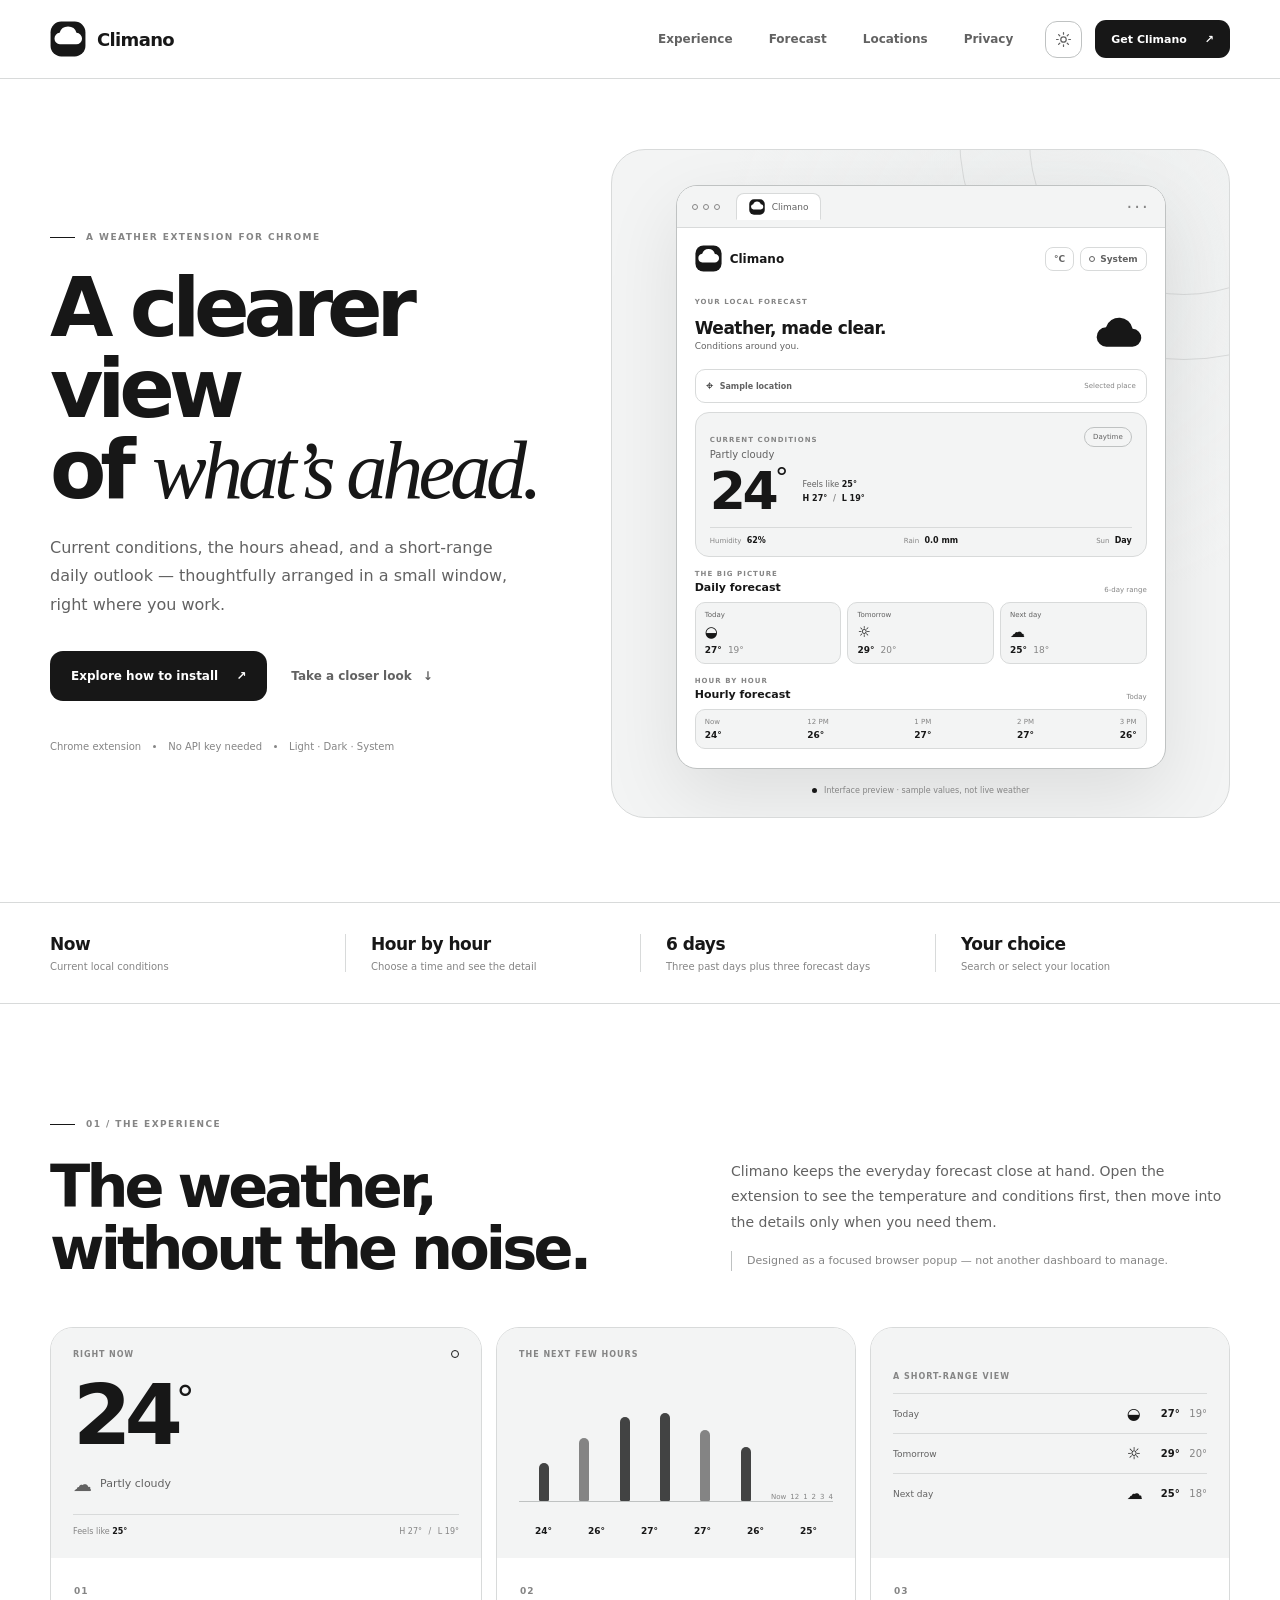
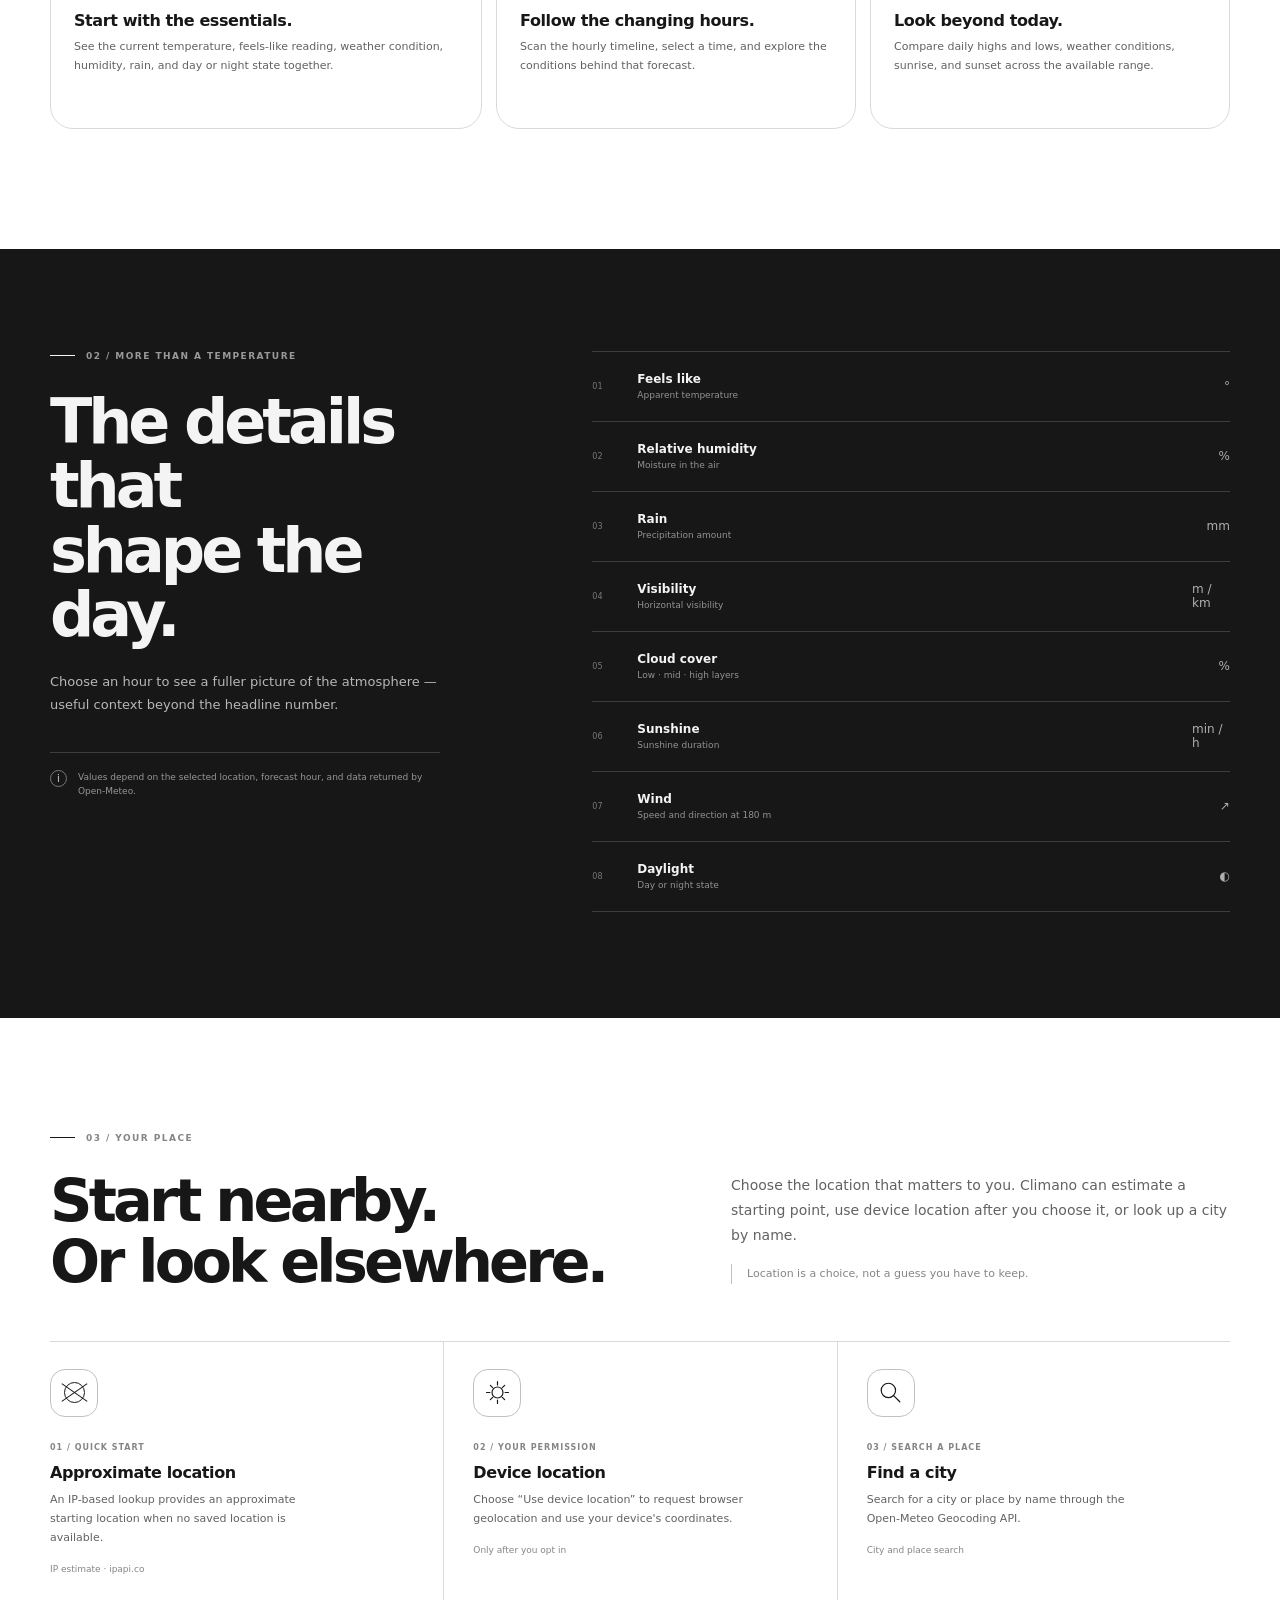
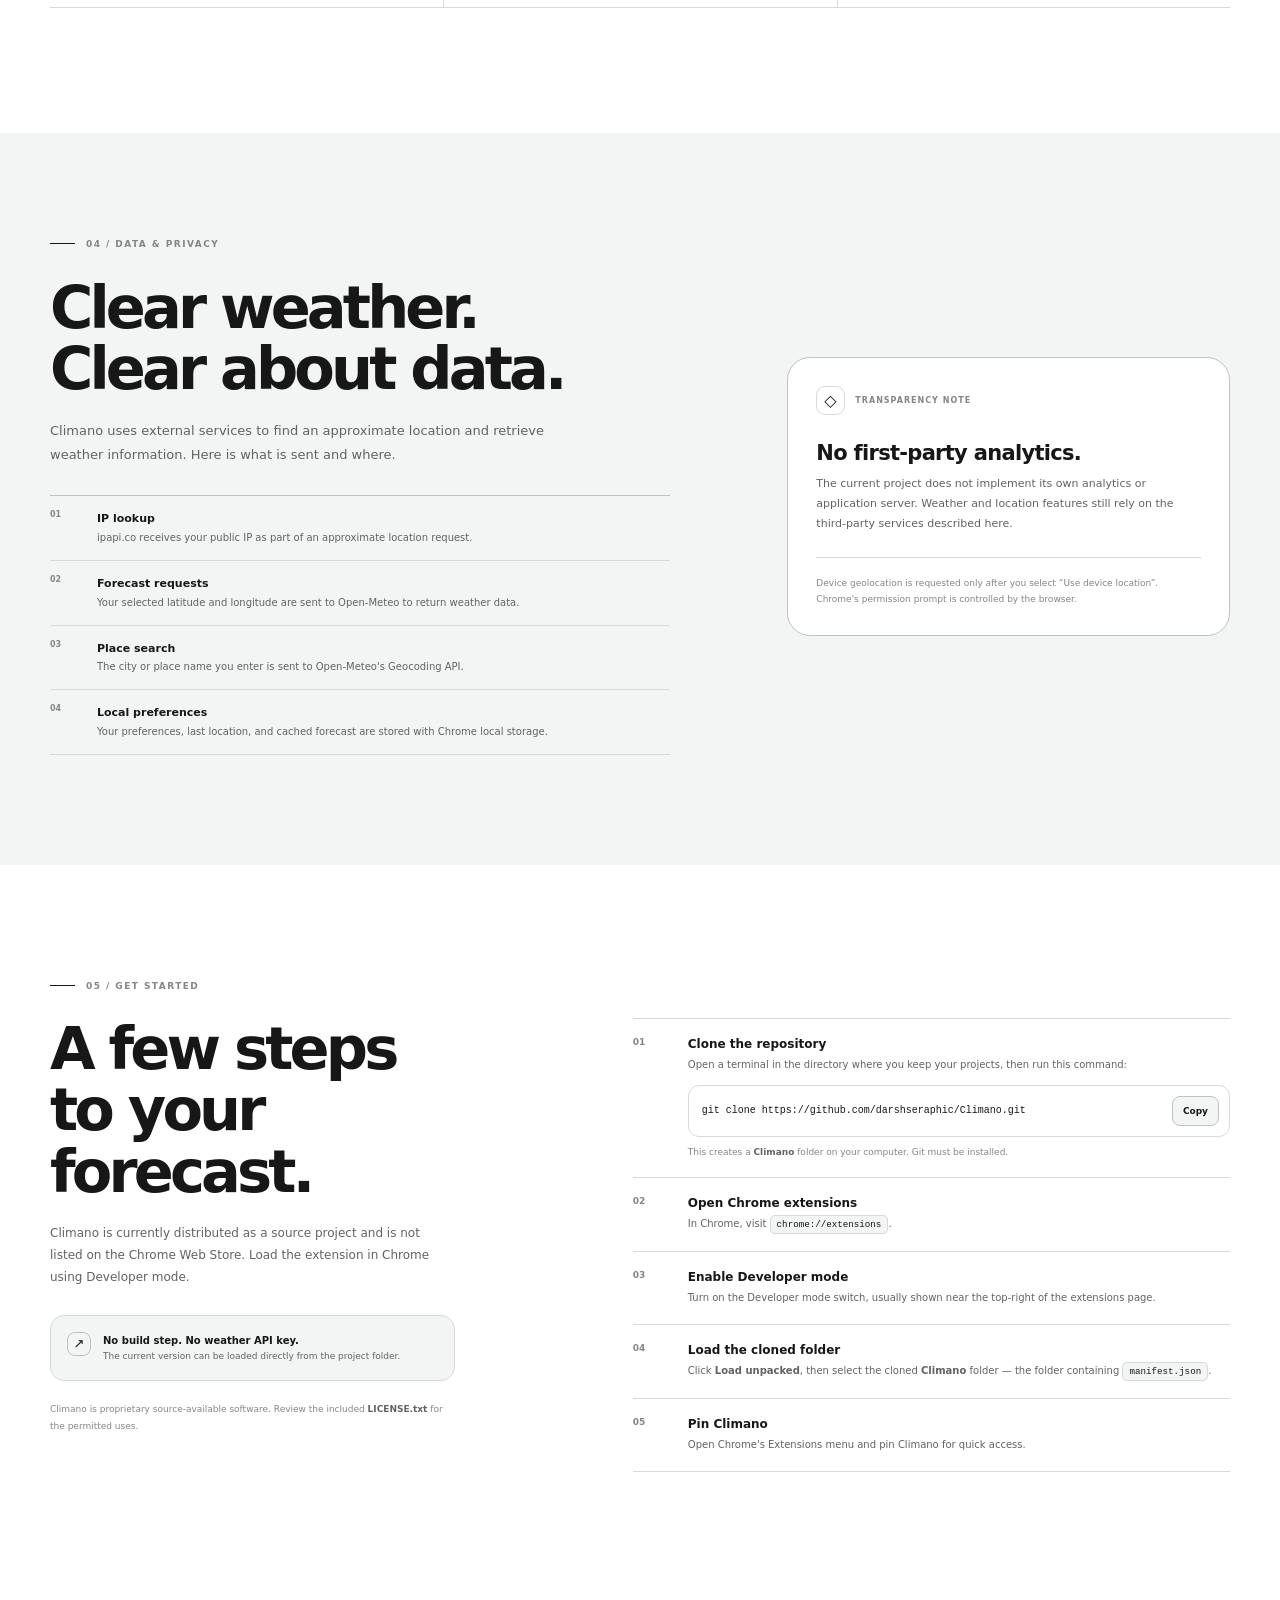
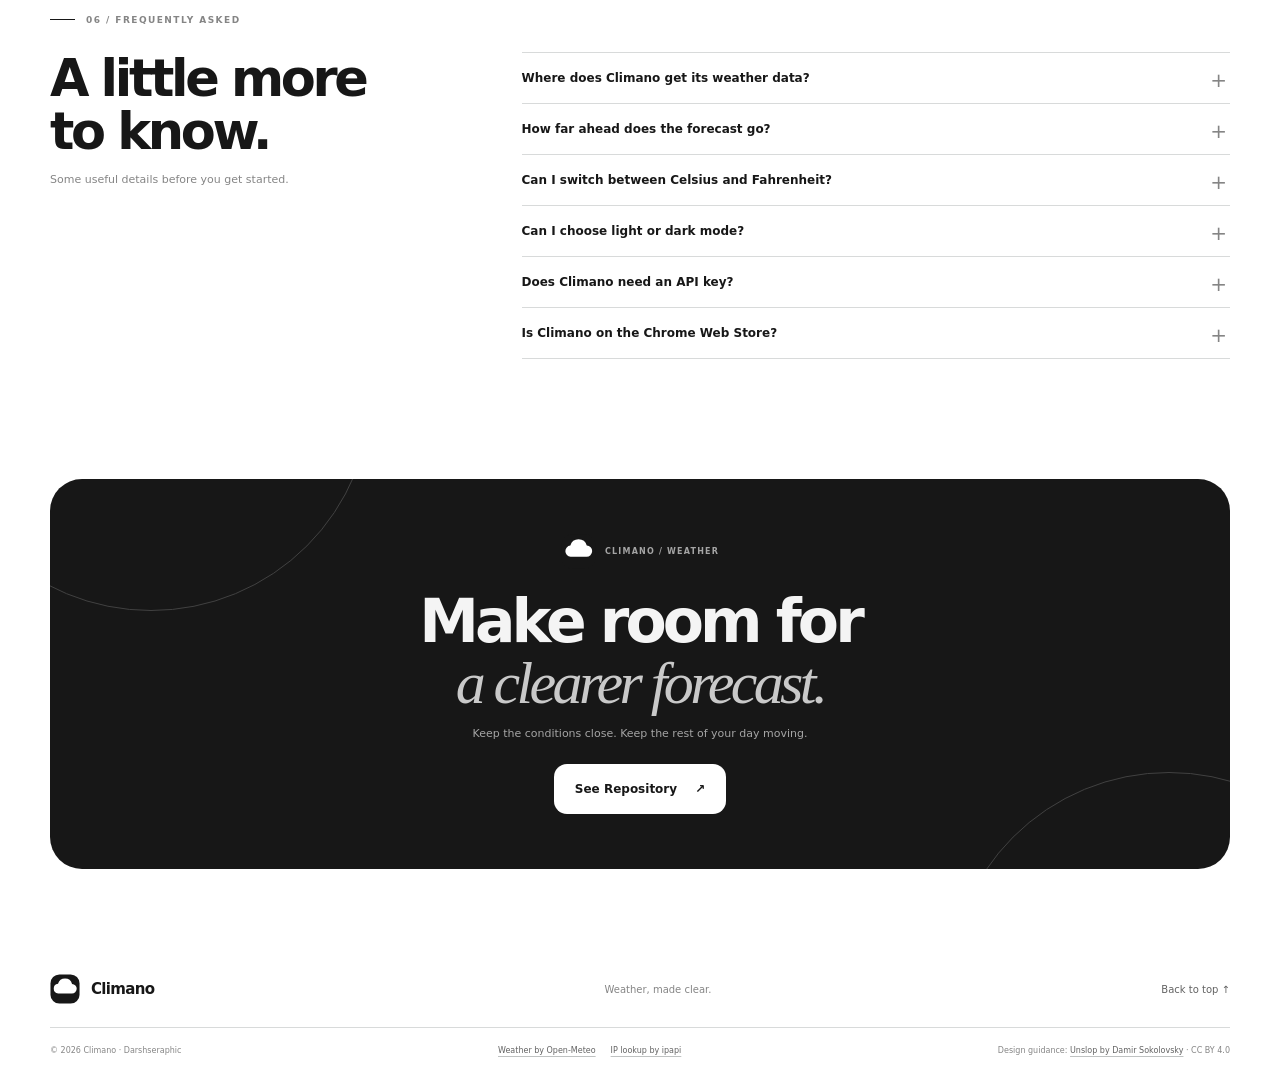
<file: docs/index.html>
<!doctype html>
<html lang="en" data-theme="system">
<head>
  <meta charset="utf-8">
  <meta name="viewport" content="width=device-width, initial-scale=1">
  <meta name="color-scheme" content="light dark">
  <meta name="theme-color" content="#ffffff">
  <meta name="description" content="Climano is a considered Chrome weather extension for local conditions, hourly detail, and a six-day daily data range — right in your browser.">
  <meta property="og:title" content="Climano — Weather, made clear.">
  <meta property="og:description" content="A calm, detailed view of the weather around you. Check current conditions, explore the hours ahead, and see the days around today.">
  <meta property="og:type" content="website">
  <title>Climano — Weather, made clear.</title>
  <link rel="icon" type="image/svg+xml" href="assets/climano-mark.svg">
  <link rel="stylesheet" href="styles.css">
  <script src="script.js" defer></script>
</head>
<body>
  <a class="skip-link" href="#main">Skip to content</a>

  <header class="site-header">
    <div class="header-inner page-width">
      <a class="brand" href="#top" aria-label="Climano home">
        <img src="assets/climano-mark.svg" width="36" height="36" alt="">
        <span>Climano</span>
      </a>

      <button class="menu-toggle" type="button" aria-expanded="false" aria-controls="primary-nav" aria-label="Open navigation">
        <span></span><span></span>
      </button>

      <nav class="nav-links" id="primary-nav" aria-label="Main navigation">
        <a href="#experience">Experience</a>
        <a href="#forecast">Forecast</a>
        <a href="#locations">Locations</a>
        <a href="#privacy">Privacy</a>
      </nav>

      <div class="header-actions">
        <button class="theme-toggle" id="theme-toggle" type="button" aria-label="Switch theme" title="Switch theme">
          <svg class="sun-icon" viewBox="0 0 20 20" aria-hidden="true"><circle cx="10" cy="10" r="3.2"/><path d="M10 1.8v2M10 16.2v2M18.2 10h-2M3.8 10h-2m14-5.8-1.4 1.4M5.6 14.4l-1.4 1.4m11.6 0-1.4-1.4M5.6 5.6 4.2 4.2"/></svg>
          <svg class="moon-icon" viewBox="0 0 20 20" aria-hidden="true"><path d="M16.8 12.3A7.2 7.2 0 0 1 7.7 3.2a7.4 7.4 0 1 0 9.1 9.1Z"/></svg>
        </button>
        <a class="button button-small button-primary" href="#install">Get Climano <span aria-hidden="true">↗</span></a>
      </div>
    </div>
  </header>

  <main id="main">
    <section class="hero page-width" id="top" aria-labelledby="hero-title">
      <div class="hero-copy">
        <p class="eyebrow"><span class="eyebrow-mark"></span> A WEATHER EXTENSION FOR CHROME</p>
        <h1 id="hero-title">A clearer view<br>of <em>what’s ahead.</em></h1>
        <p class="hero-lede">Current conditions, the hours ahead, and a short-range daily outlook — thoughtfully arranged in a small window, right where you work.</p>
        <div class="hero-actions">
          <a class="button button-primary" href="#install">Explore how to install <span aria-hidden="true">↗</span></a>
          <a class="text-link" href="#experience">Take a closer look <span aria-hidden="true">↓</span></a>
        </div>
        <div class="hero-meta" aria-label="Product details">
          <span>Chrome extension</span><i aria-hidden="true"></i><span>No API key needed</span><i aria-hidden="true"></i><span>Light · Dark · System</span>
        </div>
      </div>

      <div class="hero-visual" aria-label="Illustrative preview of the Climano weather extension">
        <div class="visual-orbit orbit-a"></div>
        <div class="visual-orbit orbit-b"></div>
        <div class="preview-window">
          <div class="preview-browserbar">
            <div class="window-controls" aria-hidden="true"><i></i><i></i><i></i></div>
            <div class="preview-tab"><img src="assets/climano-mark.svg" width="16" height="16" alt=""><span>Climano</span></div>
            <span class="preview-menu" aria-hidden="true">···</span>
          </div>
          <div class="weather-panel">
            <div class="panel-topline">
              <div class="panel-brand"><img src="assets/climano-mark.svg" width="27" height="27" alt=""><span>Climano</span></div>
              <div class="panel-controls"><span>°C</span><span class="theme-chip"><i></i> System</span></div>
            </div>
            <div class="panel-intro">
              <span class="micro-label">YOUR LOCAL FORECAST</span>
              <div class="panel-intro-row"><div><h2>Weather, made clear.</h2><p>Conditions around you.</p></div><span class="preview-cloud" aria-hidden="true"><svg viewBox="0 0 64 48"><path d="M17 39h31a11 11 0 0 0 .8-22A17 17 0 0 0 16 15a12 12 0 0 0 1 24Z"/></svg></span></div>
            </div>
            <div class="preview-location"><span class="location-pin">⌖</span><span>Sample location</span><span class="location-source">Selected place</span></div>
            <div class="current-preview">
              <div class="current-heading"><div><span class="micro-label">CURRENT CONDITIONS</span><p>Partly cloudy</p></div><span class="day-pill">Daytime</span></div>
              <div class="current-temp-row"><strong>24<span>°</span></strong><div><span>Feels like <b>25°</b></span><span class="high-low">H 27° <i>/</i> L 19°</span></div></div>
              <div class="preview-rule"></div>
              <div class="current-foot"><span>Humidity <b>62%</b></span><span>Rain <b>0.0 mm</b></span><span>Sun <b>Day</b></span></div>
            </div>
            <div class="mini-section">
              <div class="mini-section-head"><div><span class="micro-label">THE BIG PICTURE</span><strong>Daily forecast</strong></div><span>6-day range</span></div>
              <div class="daily-preview">
                <div><span>Today</span><b>◒</b><strong>27° <i>19°</i></strong></div>
                <div><span>Tomorrow</span><b>☼</b><strong>29° <i>20°</i></strong></div>
                <div><span>Next day</span><b>☁</b><strong>25° <i>18°</i></strong></div>
              </div>
            </div>
            <div class="preview-hourly">
              <div class="mini-section-head"><div><span class="micro-label">HOUR BY HOUR</span><strong>Hourly forecast</strong></div><span>Today</span></div>
              <div class="hour-row"><div><span>Now</span><b>24°</b></div><div><span>12 PM</span><b>26°</b></div><div><span>1 PM</span><b>27°</b></div><div><span>2 PM</span><b>27°</b></div><div><span>3 PM</span><b>26°</b></div></div>
            </div>
          </div>
        </div>
        <div class="preview-caption"><span class="caption-dot"></span> Interface preview · sample values, not live weather</div>
      </div>
    </section>

    <section class="proof-strip" aria-label="Climano at a glance">
      <div class="proof-inner page-width">
        <div><strong>Now</strong><span>Current local conditions</span></div>
        <div><strong>Hour by hour</strong><span>Choose a time and see the detail</span></div>
        <div><strong>6 days</strong><span>Three past days plus three forecast days</span></div>
        <div><strong>Your choice</strong><span>Search or select your location</span></div>
      </div>
    </section>

    <section class="section page-width" id="experience" aria-labelledby="experience-title">
      <div class="section-label"><span class="section-line"></span> 01 / The experience</div>
      <div class="section-intro two-column">
        <h2 id="experience-title">The weather,<br>without the noise.</h2>
        <div><p>Climano keeps the everyday forecast close at hand. Open the extension to see the temperature and conditions first, then move into the details only when you need them.</p><p class="intro-aside">Designed as a focused browser popup — not another dashboard to manage.</p></div>
      </div>
      <div class="feature-grid">
        <article class="feature-card feature-large">
          <div class="feature-visual current-visual" aria-hidden="true">
            <div class="current-visual-top"><span>RIGHT NOW</span><span class="tiny-ring"></span></div>
            <div class="feature-temp">24<span>°</span></div>
            <div class="feature-condition"><span class="cloud-symbol">☁</span><span>Partly cloudy</span></div>
            <div class="feature-bottom"><span>Feels like <b>25°</b></span><span>H 27° <i>/</i> L 19°</span></div>
          </div>
          <div class="feature-copy"><span class="feature-index">01</span><h3>Start with the essentials.</h3><p>See the current temperature, feels-like reading, weather condition, humidity, rain, and day or night state together.</p></div>
        </article>
        <article class="feature-card">
          <div class="feature-visual hourly-visual" aria-hidden="true">
            <div class="visual-label">THE NEXT FEW HOURS</div>
            <div class="hourly-graph"><div class="graph-line"><i style="height:35%"></i><i style="height:57%"></i><i style="height:76%"></i><i style="height:80%"></i><i style="height:64%"></i><i style="height:49%"></i></div><div class="graph-labels"><span>Now</span><span>12</span><span>1</span><span>2</span><span>3</span><span>4</span></div></div>
            <div class="hourly-values"><b>24°</b><b>26°</b><b>27°</b><b>27°</b><b>26°</b><b>25°</b></div>
          </div>
          <div class="feature-copy"><span class="feature-index">02</span><h3>Follow the changing hours.</h3><p>Scan the hourly timeline, select a time, and explore the conditions behind that forecast.</p></div>
        </article>
        <article class="feature-card">
          <div class="feature-visual daily-visual" aria-hidden="true">
            <div class="visual-label">A SHORT-RANGE VIEW</div>
            <div class="day-row"><span>Today</span><b>◒</b><strong>27° <i>19°</i></strong></div>
            <div class="day-row"><span>Tomorrow</span><b>☼</b><strong>29° <i>20°</i></strong></div>
            <div class="day-row"><span>Next day</span><b>☁</b><strong>25° <i>18°</i></strong></div>
          </div>
          <div class="feature-copy"><span class="feature-index">03</span><h3>Look beyond today.</h3><p>Compare daily highs and lows, weather conditions, sunrise, and sunset across the available range.</p></div>
        </article>
      </div>
    </section>

    <section class="detail-band" id="forecast" aria-labelledby="forecast-title">
      <div class="page-width detail-band-inner">
        <div class="detail-copy">
          <div class="section-label light-label"><span class="section-line"></span> 02 / More than a temperature</div>
          <h2 id="forecast-title">The details that<br>shape the day.</h2>
          <p>Choose an hour to see a fuller picture of the atmosphere — useful context beyond the headline number.</p>
          <div class="detail-note"><span class="note-mark">i</span><span>Values depend on the selected location, forecast hour, and data returned by Open-Meteo.</span></div>
        </div>
        <div class="detail-catalog" aria-label="Available hourly weather details">
          <div class="detail-item"><span>01</span><div><strong>Feels like</strong><small>Apparent temperature</small></div><b>°</b></div>
          <div class="detail-item"><span>02</span><div><strong>Relative humidity</strong><small>Moisture in the air</small></div><b>%</b></div>
          <div class="detail-item"><span>03</span><div><strong>Rain</strong><small>Precipitation amount</small></div><b>mm</b></div>
          <div class="detail-item"><span>04</span><div><strong>Visibility</strong><small>Horizontal visibility</small></div><b>m / km</b></div>
          <div class="detail-item"><span>05</span><div><strong>Cloud cover</strong><small>Low · mid · high layers</small></div><b>%</b></div>
          <div class="detail-item"><span>06</span><div><strong>Sunshine</strong><small>Sunshine duration</small></div><b>min / h</b></div>
          <div class="detail-item"><span>07</span><div><strong>Wind</strong><small>Speed and direction at 180 m</small></div><b>↗</b></div>
          <div class="detail-item"><span>08</span><div><strong>Daylight</strong><small>Day or night state</small></div><b>◐</b></div>
        </div>
      </div>
    </section>

    <section class="section page-width location-section" id="locations" aria-labelledby="location-title">
      <div class="section-label"><span class="section-line"></span> 03 / Your place</div>
      <div class="section-intro two-column">
        <h2 id="location-title">Start nearby.<br>Or look elsewhere.</h2>
        <div><p>Choose the location that matters to you. Climano can estimate a starting point, use device location after you choose it, or look up a city by name.</p><p class="intro-aside">Location is a choice, not a guess you have to keep.</p></div>
      </div>
      <div class="location-flow">
        <article class="location-option"><div class="option-icon ip-icon" aria-hidden="true"><span></span><i></i><b></b></div><div class="option-number">01 / QUICK START</div><h3>Approximate location</h3><p>An IP-based lookup provides an approximate starting location when no saved location is available.</p><span class="option-foot">IP estimate · ipapi.co</span></article>
        <article class="location-option"><div class="option-icon device-icon" aria-hidden="true"><svg viewBox="0 0 32 32"><path d="M16 3v4m0 18v4M3 16h4m18 0h4M7.5 7.5l2.8 2.8m11.4 11.4 2.8 2.8m0-17-2.8 2.8M10.3 21.7l-2.8 2.8"/><circle cx="16" cy="16" r="6.5"/></svg></div><div class="option-number">02 / YOUR PERMISSION</div><h3>Device location</h3><p>Choose “Use device location” to request browser geolocation and use your device's coordinates.</p><span class="option-foot">Only after you opt in</span></article>
        <article class="location-option"><div class="option-icon search-icon" aria-hidden="true"><svg viewBox="0 0 32 32"><circle cx="13.5" cy="13.5" r="8.5"/><path d="m20 20 7 7"/></svg></div><div class="option-number">03 / SEARCH A PLACE</div><h3>Find a city</h3><p>Search for a city or place by name through the Open-Meteo Geocoding API.</p><span class="option-foot">City and place search</span></article>
      </div>
    </section>

    <section class="privacy-section" id="privacy" aria-labelledby="privacy-title">
      <div class="page-width privacy-inner">
        <div class="privacy-copy">
          <div class="section-label"><span class="section-line"></span> 04 / Data & privacy</div>
          <h2 id="privacy-title">Clear weather.<br>Clear about data.</h2>
          <p>Climano uses external services to find an approximate location and retrieve weather information. Here is what is sent and where.</p>
          <div class="privacy-points">
            <div><span class="privacy-check">01</span><p><strong>IP lookup</strong><br><span>ipapi.co receives your public IP as part of an approximate location request.</span></p></div>
            <div><span class="privacy-check">02</span><p><strong>Forecast requests</strong><br><span>Your selected latitude and longitude are sent to Open-Meteo to return weather data.</span></p></div>
            <div><span class="privacy-check">03</span><p><strong>Place search</strong><br><span>The city or place name you enter is sent to Open-Meteo's Geocoding API.</span></p></div>
            <div><span class="privacy-check">04</span><p><strong>Local preferences</strong><br><span>Your preferences, last location, and cached forecast are stored with Chrome local storage.</span></p></div>
          </div>
        </div>
        <aside class="privacy-card">
          <div class="privacy-card-head"><span class="privacy-symbol">◇</span><span>TRANSPARENCY NOTE</span></div>
          <h3>No first-party analytics.</h3>
          <p>The current project does not implement its own analytics or application server. Weather and location features still rely on the third-party services described here.</p>
          <div class="privacy-divider"></div>
          <p class="privacy-small">Device geolocation is requested only after you select “Use device location”. Chrome's permission prompt is controlled by the browser.</p>
        </aside>
      </div>
    </section>

    <section class="install-section page-width" id="install" aria-labelledby="install-title">
      <div class="section-label"><span class="section-line"></span> 05 / Get started</div>
      <div class="install-layout">
        <div class="install-copy">
          <h2 id="install-title">A few steps<br>to your forecast.</h2>
          <p>Climano is currently distributed as a source project and is not listed on the Chrome Web Store. Load the extension in Chrome using Developer mode.</p>
          <div class="install-callout"><span class="callout-icon">↗</span><span><strong>No build step. No weather API key.</strong><br>The current version can be loaded directly from the project folder.</span></div>
          <p class="license-inline">Climano is proprietary source-available software. Review the included <strong>LICENSE.txt</strong> for the permitted uses.</p>
        </div>
        <div class="install-steps">
          <div class="install-step">
            <span class="step-number">01</span>
            <div>
              <h3>Clone the repository</h3>
              <p>Open a terminal in the directory where you keep your projects, then run this command:</p>
              <div class="clone-command">
                <code id="clone-command-text">git clone https://github.com/darshseraphic/Climano.git</code>
                <button class="copy-command" type="button" aria-label="Copy Git clone command">Copy</button>
              </div>
              <span class="command-note">This creates a <strong>Climano</strong> folder on your computer. Git must be installed.</span>
            </div>
          </div>
          <div class="install-step"><span class="step-number">02</span><div><h3>Open Chrome extensions</h3><p>In Chrome, visit <code>chrome://extensions</code>.</p></div></div>
          <div class="install-step"><span class="step-number">03</span><div><h3>Enable Developer mode</h3><p>Turn on the Developer mode switch, usually shown near the top-right of the extensions page.</p></div></div>
          <div class="install-step"><span class="step-number">04</span><div><h3>Load the cloned folder</h3><p>Click <strong>Load unpacked</strong>, then select the cloned <strong>Climano</strong> folder — the folder containing <code>manifest.json</code>.</p></div></div>
          <div class="install-step"><span class="step-number">05</span><div><h3>Pin Climano</h3><p>Open Chrome's Extensions menu and pin Climano for quick access.</p></div></div>
        </div>
      </div>
    </section>

    <section class="faq-section page-width" aria-labelledby="faq-title">
      <div class="section-label"><span class="section-line"></span> 06 / Frequently asked</div>
      <div class="faq-layout">
        <div><h2 id="faq-title">A little more<br>to know.</h2><p>Some useful details before you get started.</p></div>
        <div class="faq-list">
          <details><summary>Where does Climano get its weather data?</summary><p>Current conditions and forecast values come from the Open-Meteo Forecast API. City and place search uses the Open-Meteo Geocoding API.</p></details>
          <details><summary>How far ahead does the forecast go?</summary><p>The extension requests three past days and three forecast days (a six-day daily range), using the location's automatic timezone. The exact values displayed depend on the API response for the selected place.</p></details>
          <details><summary>Can I switch between Celsius and Fahrenheit?</summary><p>Yes. Climano includes a temperature-unit control for switching between Celsius and Fahrenheit.</p></details>
          <details><summary>Can I choose light or dark mode?</summary><p>Yes. The extension supports System, Light, and Dark themes.</p></details>
          <details><summary>Does Climano need an API key?</summary><p>No weather API key or build step is required for the current implementation.</p></details>
          <details><summary>Is Climano on the Chrome Web Store?</summary><p>Not at this time. The current project is loaded through Chrome's Developer mode using the “Load unpacked” option.</p></details>
        </div>
      </div>
    </section>

    <section class="closing-section page-width">
      <div class="closing-panel">
        <div class="closing-mark"><img src="assets/climano-mark.svg" width="35" height="35" alt=""><span>CLIMANO / WEATHER</span></div>
        <h2>Make room for<br><em>a clearer forecast.</em></h2>
        <p>Keep the conditions close. Keep the rest of your day moving.</p>
        <a class="button button-inverted" href="https://github.com/darshseraphic/Climano" target="_blank" rel="noopener noreferrer">See Repository <span aria-hidden="true">↗</span></a>
      </div>
    </section>
  </main>

  <footer class="site-footer">
    <div class="page-width footer-top">
      <a class="brand footer-brand" href="#top"><img src="assets/climano-mark.svg" width="30" height="30" alt=""><span>Climano</span></a>
      <p>Weather, made clear.</p>
      <a class="back-top" href="#top">Back to top <span aria-hidden="true">↑</span></a>
    </div>
    <div class="page-width footer-bottom">
      <span>© <span id="year"></span> Climano · Darshseraphic</span>
      <span class="footer-links"><a href="https://open-meteo.com/" target="_blank" rel="noreferrer">Weather by Open-Meteo</a><a href="https://ipapi.co/" target="_blank" rel="noreferrer">IP lookup by ipapi</a></span>
      <span class="footer-attribution">Design guidance: <a href="https://www.heydamir.design/unslop" target="_blank" rel="noreferrer">Unslop by Damir Sokolovsky</a> · CC BY 4.0</span>
    </div>
  </footer>
</body>
</html>
</file>
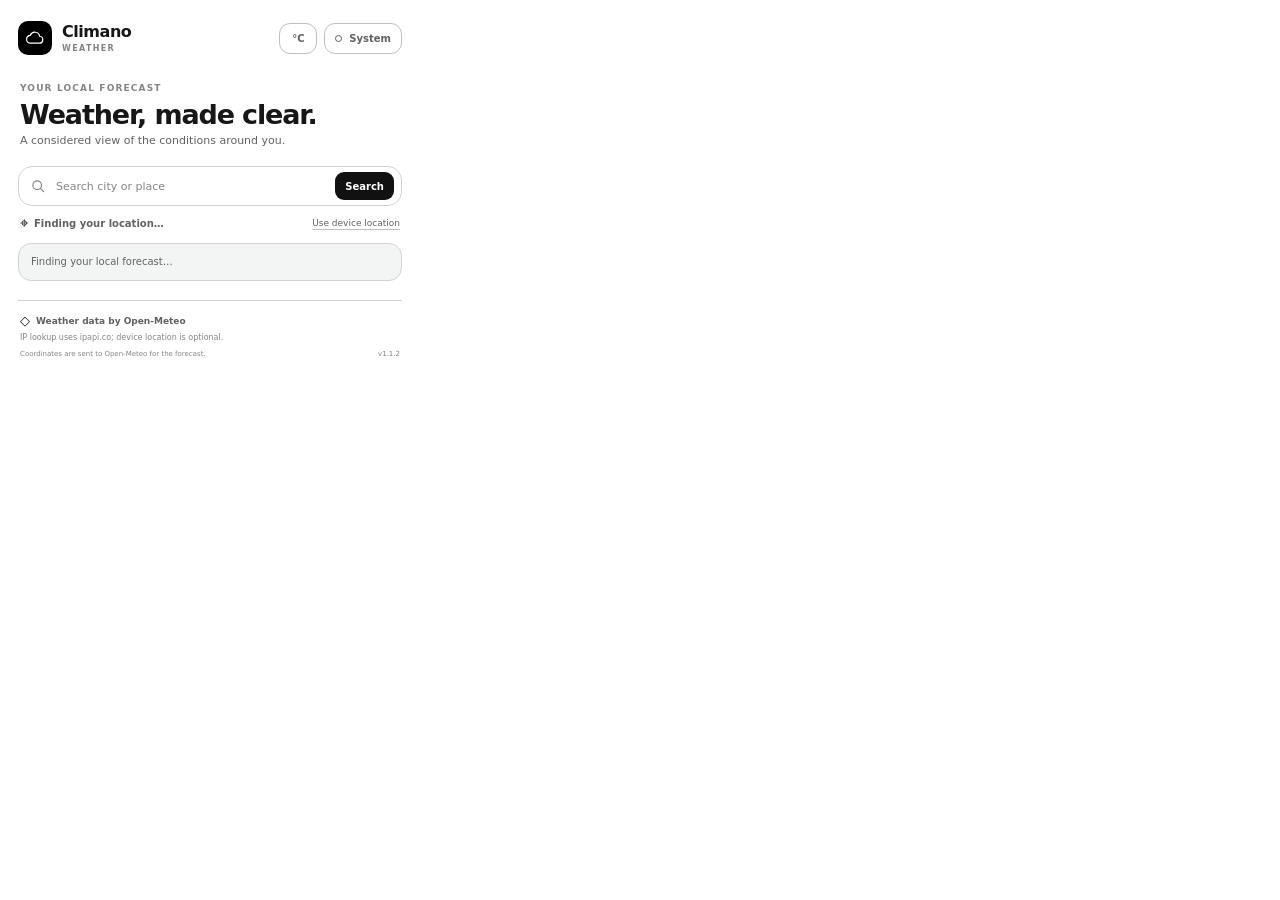
<file: popup.html>
<!doctype html>
<html lang="en">
<head>
  <meta charset="utf-8">
  <meta name="viewport" content="width=device-width, initial-scale=1">
  <meta name="color-scheme" content="light dark">
  <title>Climano</title>
  <link rel="stylesheet" href="popup.css">
</head>
<body>
  <main class="app-shell">
    <header class="topbar">
      <div class="brand-lockup">
        <div class="brand-mark" aria-hidden="true">
          <svg viewBox="0 0 24 24" role="presentation">
            <path d="M6.1 18.2h11.1a4.15 4.15 0 0 0 .35-8.28A5.8 5.8 0 0 0 6.4 8.8a4.72 4.72 0 0 0-.3 9.4Z"></path>
          </svg>
        </div>
        <div>
          <div class="brand-name">Climano</div>
          <div class="brand-caption">WEATHER</div>
        </div>
      </div>
      <div class="top-actions">
        <button id="unitButton" class="unit-button" type="button" aria-label="Switch temperature unit">°C</button>
        <button id="themeButton" class="theme-button" type="button" aria-label="Change theme" title="Change theme">
          <span class="theme-dot" aria-hidden="true"></span>
          <span id="themeLabel">System</span>
        </button>
      </div>
    </header>

    <section class="intro">
      <p class="eyebrow">YOUR LOCAL FORECAST</p>
      <h1>Weather, made clear.</h1>
      <p class="intro-copy">A considered view of the conditions around you.</p>
    </section>

    <section class="location-tools" aria-label="Location controls">
      <form id="searchForm" class="search-form">
        <label class="sr-only" for="cityInput">Search city</label>
        <svg viewBox="0 0 24 24" aria-hidden="true"><circle cx="10.8" cy="10.8" r="6.5"></circle><path d="m16 16 4.5 4.5"></path></svg>
        <input id="cityInput" type="search" placeholder="Search city or place" autocomplete="off" spellcheck="false">
        <button class="search-submit" type="submit">Search</button>
      </form>
      <div id="searchResults" class="search-results" hidden></div>
      <div class="location-line">
        <div class="location-label">
          <span class="location-pin" aria-hidden="true">⌖</span>
          <span id="locationName">Finding your location…</span>
          <span id="locationMethod" class="location-method"></span>
        </div>
        <button id="deviceLocationButton" class="text-button" type="button">Use device location</button>
      </div>
    </section>

    <div id="statusMessage" class="status-message" role="status" aria-live="polite">Finding your local forecast…</div>

    <section id="weatherContent" class="weather-content" hidden>
      <section class="current-card card" aria-labelledby="currentHeading">
        <div class="current-topline">
          <div>
            <p class="eyebrow" id="currentHeading">CURRENT CONDITIONS</p>
            <p id="currentCondition" class="condition-name">—</p>
          </div>
          <div id="currentWeatherIcon" class="weather-symbol" aria-hidden="true">☼</div>
        </div>
        <div class="temperature-line">
          <div class="temperature-value"><span id="currentTemperature">—</span><span class="degree">°</span></div>
          <div class="temperature-context">
            <div>Feels like <strong id="currentFeelsLike">—</strong>°</div>
            <div class="high-low">H <span id="todayHigh">—</span>° <span class="separator">/</span> L <span id="todayLow">—</span>°</div>
          </div>
        </div>
        <div class="current-bottomline">
          <span id="dayState">—</span>
          <span id="updatedAt">—</span>
        </div>
      </section>

      <section class="metric-grid" aria-label="Current weather measurements">
        <article class="metric-card">
          <span class="metric-label">Humidity</span>
          <strong id="currentHumidity" class="metric-value">—</strong>
          <span class="metric-unit">relative humidity</span>
        </article>
        <article class="metric-card">
          <span class="metric-label">Rain</span>
          <strong id="currentRain" class="metric-value">—</strong>
          <span class="metric-unit">millimetres</span>
        </article>
        <article class="metric-card">
          <span class="metric-label">Sun</span>
          <strong id="currentSunState" class="metric-value">—</strong>
          <span class="metric-unit">at this location</span>
        </article>
      </section>

      <section class="section-block" aria-labelledby="daysHeading">
        <div class="section-heading">
          <div>
            <p class="eyebrow">THE BIG PICTURE</p>
            <h2 id="daysHeading">Daily forecast</h2>
          </div>
          <span id="dateRangeLabel" class="section-meta"></span>
        </div>
        <div id="dailyForecast" class="daily-strip" aria-label="Daily forecast dates"></div>
      </section>

      <section class="section-block" aria-labelledby="hoursHeading">
        <div class="section-heading">
          <div>
            <p class="eyebrow">HOUR BY HOUR</p>
            <h2 id="hoursHeading">Hourly forecast</h2>
          </div>
          <span id="selectedDateLabel" class="section-meta"></span>
        </div>
        <div id="hourlyForecast" class="hourly-strip" aria-label="Hourly forecast"></div>
      </section>

      <section class="section-block detail-section" aria-labelledby="detailHeading">
        <div class="section-heading detail-heading">
          <div>
            <p class="eyebrow">SELECTED HOUR</p>
            <h2 id="detailHeading">Weather details</h2>
          </div>
          <span id="selectedHourLabel" class="section-meta">—</span>
        </div>
        <div id="hourlyDetails" class="detail-grid"></div>
      </section>

      <section class="sun-card card" aria-label="Sunrise and sunset">
        <div class="sun-item">
          <span class="sun-symbol" aria-hidden="true">↗</span>
          <div><span class="metric-label">Sunrise</span><strong id="sunriseTime">—</strong></div>
        </div>
        <div class="sun-divider"></div>
        <div class="sun-item">
          <span class="sun-symbol sun-down" aria-hidden="true">↘</span>
          <div><span class="metric-label">Sunset</span><strong id="sunsetTime">—</strong></div>
        </div>
      </section>
    </section>

    <section id="errorPanel" class="error-panel" hidden>
      <div class="error-mark" aria-hidden="true">!</div>
      <div>
        <strong>Forecast unavailable</strong>
        <p id="errorText">Check your connection and try again.</p>
      </div>
      <button id="retryButton" class="outline-button" type="button">Retry</button>
    </section>

    <footer class="footer">
      <div class="footer-note"><span class="shield" aria-hidden="true">◇</span><span>Weather data by Open-Meteo</span></div>
      <div class="footer-subnote">IP lookup uses ipapi.co; device location is optional.</div>
      <div class="footer-meta"><span>Coordinates are sent to Open-Meteo for the forecast.</span><span>v1.1.2</span></div>
    </footer>
  </main>
  <script src="popup.js"></script>
</body>
</html>
</file>
<file: docs/styles.css>
:root {
  color-scheme: light;
  --page: #FFFFFF;
  --surface: #FFFFFF;
  --card: #F3F4F4;
  --card-strong: #ECEEEE;
  --ink: #171717;
  --ink-soft: #383838;
  --secondary: #626262;
  --muted: #858585;
  --line: #D8DADA;
  --line-strong: #BFC2C2;
  --button-bg: #171717;
  --button-fg: #FFFFFF;
  --inverse-bg: #FFFFFF;
  --inverse-fg: #171717;
  --radius-xl: 30px;
  --radius-lg: 23px;
  --radius-md: 16px;
  --radius-sm: 12px;
  --page-width: 1180px;
  font-family: system-ui, -apple-system, BlinkMacSystemFont, "SF Pro Text", "Segoe UI", Roboto, Arial, sans-serif;
  font-synthesis: none;
  text-rendering: optimizeLegibility;
  -webkit-font-smoothing: antialiased;
  -moz-osx-font-smoothing: grayscale;
}

@media (prefers-color-scheme: dark) {
  body:not([data-theme="light"]) {
    color-scheme: dark;
    --page: #101010; --surface: #151515; --card: #1B1B1B; --card-strong: #242424;
    --ink: #F4F4F4; --ink-soft: #D6D6D6; --secondary: #B7B7B7; --muted: #909090;
    --line: #363636; --line-strong: #505050; --button-bg: #F3F3F3; --button-fg: #111111;
    --inverse-bg: #F3F3F3; --inverse-fg: #111111;
  }
}
body[data-theme="dark"] {
  color-scheme: dark;
  --page: #101010; --surface: #151515; --card: #1B1B1B; --card-strong: #242424;
  --ink: #F4F4F4; --ink-soft: #D6D6D6; --secondary: #B7B7B7; --muted: #909090;
  --line: #363636; --line-strong: #505050; --button-bg: #F3F3F3; --button-fg: #111111;
  --inverse-bg: #F3F3F3; --inverse-fg: #111111;
}
body[data-theme="light"] {
  color-scheme: light;
  --page: #FFFFFF; --surface: #FFFFFF; --card: #F3F4F4; --card-strong: #ECEEEE;
  --ink: #171717; --ink-soft: #383838; --secondary: #626262; --muted: #858585;
  --line: #D8DADA; --line-strong: #BFC2C2; --button-bg: #171717; --button-fg: #FFFFFF;
  --inverse-bg: #FFFFFF; --inverse-fg: #171717;
}

* { box-sizing: border-box; }
html { scroll-behavior: smooth; scroll-padding-top: 92px; }
body { margin: 0; min-width: 320px; background: var(--page); color: var(--ink); transition: background .2s ease, color .2s ease; }
a { color: inherit; }
button, input { font: inherit; }
button { color: inherit; }
button:focus-visible, a:focus-visible, summary:focus-visible { outline: 2px solid var(--ink); outline-offset: 4px; }
.page-width { width: min(var(--page-width), calc(100% - 64px)); margin-inline: auto; }
.skip-link { position: absolute; z-index: 20; top: 8px; left: 8px; padding: 10px 14px; transform: translateY(-160%); border-radius: 8px; background: var(--button-bg); color: var(--button-fg); }
.skip-link:focus { transform: translateY(0); }

.site-header { position: sticky; z-index: 10; top: 0; border-bottom: 1px solid var(--line); background: color-mix(in srgb, var(--page) 92%, transparent); backdrop-filter: blur(16px); }
.header-inner { height: 78px; display: flex; align-items: center; justify-content: space-between; gap: 32px; }
.brand { display: inline-flex; align-items: center; gap: 11px; color: var(--ink); text-decoration: none; font-size: 18px; font-weight: 730; letter-spacing: -.65px; }
.brand img { width: 36px; height: 36px; }
.nav-links { display: flex; align-items: center; gap: clamp(18px, 3vw, 36px); margin-left: auto; }
.nav-links a, .header-link { color: var(--secondary); text-decoration: none; font-size: 12px; font-weight: 590; transition: color .16s ease; }
.nav-links a:hover, .header-link:hover { color: var(--ink); }
.header-actions { display: flex; align-items: center; gap: 13px; }
.theme-toggle { width: 37px; height: 37px; display: grid; place-items: center; border: 1px solid var(--line-strong); border-radius: 12px; background: var(--surface); color: var(--secondary); cursor: pointer; }
.theme-toggle svg { width: 17px; height: 17px; fill: none; stroke: currentColor; stroke-width: 1.45; stroke-linecap: round; stroke-linejoin: round; }
.theme-toggle .moon-icon { display: none; }
body[data-theme="dark"] .theme-toggle .sun-icon { display: none; }
body[data-theme="dark"] .theme-toggle .moon-icon { display: block; }
@media (prefers-color-scheme: dark) { body:not([data-theme="light"]) .theme-toggle .sun-icon { display:none; } body:not([data-theme="light"]) .theme-toggle .moon-icon { display:block; } }
.button { min-height: 50px; display: inline-flex; justify-content: center; align-items: center; gap: 18px; padding: 0 20px; border: 1px solid transparent; border-radius: 13px; font-size: 12px; font-weight: 680; text-decoration: none; transition: transform .16s ease, opacity .16s ease, background .16s ease; }
.button:hover { transform: translateY(-2px); }
.button:active { transform: translateY(0); }
.button-small { min-height: 38px; padding-inline: 15px; border-radius: 11px; font-size: 11px; }
.button-primary { background: var(--button-bg); color: var(--button-fg); }
.button-primary:hover { opacity: .87; }
.button-inverted { background: var(--inverse-bg); color: var(--inverse-fg); }
.menu-toggle { display: none; }

.hero { min-height: 650px; display: grid; grid-template-columns: .91fr 1.09fr; align-items: center; gap: 45px; padding-top: 70px; padding-bottom: 84px; }
.hero-copy { padding: 18px 0 10px; }
.eyebrow, .section-label { display: flex; align-items: center; gap: 11px; color: var(--muted); font-size: 9px; font-weight: 760; letter-spacing: 1.45px; text-transform: uppercase; }
.eyebrow-mark { width: 25px; height: 1px; background: var(--ink); }
h1 { margin: 25px 0 22px; font-size: clamp(54px, 6.5vw, 82px); line-height: .99; font-weight: 640; letter-spacing: -.075em; }
h1 em, .closing-panel h2 em { font-family: Georgia, "Times New Roman", serif; font-weight: 400; letter-spacing: -.06em; }
.hero-lede { max-width: 470px; margin: 0; color: var(--secondary); font-size: 16px; line-height: 1.78; }
.hero-actions { display: flex; align-items: center; flex-wrap: wrap; gap: 24px; margin-top: 32px; }
.text-link { display: inline-flex; align-items: center; gap: 11px; color: var(--secondary); font-size: 12px; font-weight: 620; text-decoration: none; }
.text-link:hover { color: var(--ink); }
.hero-meta { display: flex; align-items: center; flex-wrap: wrap; gap: 12px; margin-top: 40px; color: var(--muted); font-size: 10px; }
.hero-meta i { width: 3px; height: 3px; border-radius: 50%; background: var(--muted); }

.hero-visual { position: relative; min-width: 0; padding: 35px 22px 22px; border: 1px solid var(--line); border-radius: 34px; background: radial-gradient(circle at 72% 18%, var(--card-strong), transparent 48%), var(--card); overflow: hidden; }
.visual-orbit { position: absolute; border: 1px solid var(--line-strong); border-radius: 50%; opacity: .5; pointer-events: none; }
.orbit-a { width: 450px; height: 450px; top: -240px; right: -180px; }
.orbit-b { width: 310px; height: 310px; top: -165px; right: -110px; }
.preview-window { position: relative; z-index: 1; width: min(100%, 490px); margin: 0 auto; border: 1px solid var(--line-strong); border-radius: 21px; background: var(--surface); box-shadow: 0 26px 75px #00000018; overflow: hidden; }
.preview-browserbar { height: 42px; display: flex; align-items: center; gap: 16px; padding: 0 15px; border-bottom: 1px solid var(--line); background: var(--card); }
.window-controls { display: flex; gap: 5px; }
.window-controls i { width: 6px; height: 6px; border: 1px solid var(--muted); border-radius: 50%; }
.preview-tab { height: 27px; display: flex; align-items: center; gap: 7px; padding: 0 12px; border: 1px solid var(--line); border-bottom-color: var(--surface); border-radius: 8px 8px 0 0; background: var(--surface); color: var(--secondary); font-size: 9px; }
.preview-menu { margin-left: auto; color: var(--muted); font-size: 18px; letter-spacing: 2px; line-height: 1; }
.weather-panel { padding: 17px 18px 19px; }
.panel-topline, .panel-brand, .panel-controls, .panel-intro-row, .preview-location, .current-heading, .current-temp-row, .current-foot, .mini-section-head, .daily-preview, .hour-row { display: flex; align-items: center; }
.panel-topline { justify-content: space-between; }
.panel-brand { gap: 8px; font-size: 12px; font-weight: 720; }
.panel-brand img { width: 27px; height: 27px; }
.panel-controls { gap: 6px; color: var(--secondary); font-size: 9px; font-weight: 650; }
.panel-controls > span:first-child { padding: 6px 8px; border: 1px solid var(--line); border-radius: 8px; }
.theme-chip { display: flex; align-items: center; gap: 5px; padding: 6px 8px; border: 1px solid var(--line); border-radius: 8px; }
.theme-chip i { width: 6px; height: 6px; border: 1px solid currentColor; border-radius: 50%; }
.panel-intro { margin-top: 17px; }
.micro-label { color: var(--muted); font-size: 7px; font-weight: 750; letter-spacing: 1.05px; }
.panel-intro-row { justify-content: space-between; margin-top: 3px; }
.panel-intro h2 { margin: 0; font-size: 17px; letter-spacing: -.5px; }
.panel-intro p { margin: 3px 0 0; color: var(--secondary); font-size: 9px; }
.preview-cloud { width: 56px; height: 46px; display: grid; place-items: center; color: var(--ink); }
.preview-cloud svg { width: 52px; fill: currentColor; }
.preview-location { gap: 7px; margin-top: 12px; padding: 8px 10px; border: 1px solid var(--line); border-radius: 10px; color: var(--secondary); font-size: 8px; font-weight: 600; }
.location-pin { color: var(--ink); font-size: 13px; }
.location-source { margin-left: auto; color: var(--muted); font-size: 7px; font-weight: 500; }
.current-preview { margin-top: 9px; padding: 14px 14px 11px; border: 1px solid var(--line); border-radius: 14px; background: var(--card); }
.current-heading { justify-content: space-between; align-items: flex-start; }
.current-heading p { margin: 3px 0 0; color: var(--secondary); font-size: 10px; }
.day-pill { padding: 5px 8px; border: 1px solid var(--line-strong); border-radius: 20px; color: var(--secondary); font-size: 7px; }
.current-temp-row { gap: 15px; margin-top: 3px; }
.current-temp-row > strong { font-size: 52px; line-height: 1.1; font-weight: 570; letter-spacing: -3.5px; }
.current-temp-row > strong span { vertical-align: top; font-size: 27px; font-weight: 420; letter-spacing: -1px; }
.current-temp-row > div { display: flex; flex-direction: column; gap: 5px; color: var(--secondary); font-size: 8px; }
.current-temp-row b { color: var(--ink); }
.high-low { color: var(--ink); font-weight: 650; }
.high-low i { padding: 0 3px; color: var(--muted); font-style: normal; }
.preview-rule { height: 1px; margin: 7px 0 8px; background: var(--line); }
.current-foot { justify-content: space-between; gap: 10px; color: var(--muted); font-size: 7px; }
.current-foot b { margin-left: 3px; color: var(--ink); font-size: 8px; }
.mini-section { margin-top: 13px; }
.mini-section-head { justify-content: space-between; align-items: flex-end; }
.mini-section-head > div { display: flex; flex-direction: column; gap: 3px; }
.mini-section-head strong { font-size: 11px; }
.mini-section-head > span { color: var(--muted); font-size: 7px; }
.daily-preview { gap: 6px; margin-top: 8px; }
.daily-preview > div { min-width: 0; flex: 1; display: flex; flex-direction: column; align-items: flex-start; gap: 4px; padding: 8px 9px; border: 1px solid var(--line); border-radius: 10px; background: var(--card); }
.daily-preview span { color: var(--secondary); font-size: 7px; }
.daily-preview b { font-size: 15px; font-weight: 500; }
.daily-preview strong { font-size: 9px; }
.daily-preview i { margin-left: 3px; color: var(--muted); font-style: normal; font-weight: 450; }
.preview-hourly { margin-top: 13px; }
.hour-row { justify-content: space-between; gap: 7px; margin-top: 8px; padding: 8px 9px; border: 1px solid var(--line); border-radius: 10px; background: var(--card); }
.hour-row div { display: flex; flex-direction: column; gap: 4px; }
.hour-row span { color: var(--muted); font-size: 7px; }
.hour-row b { font-size: 9px; }
.preview-caption { position: relative; z-index: 1; display: flex; justify-content: center; align-items: center; gap: 7px; margin-top: 17px; color: var(--muted); font-size: 8px; }
.caption-dot { width: 5px; height: 5px; border-radius: 50%; background: var(--ink); }

.proof-strip { border-top: 1px solid var(--line); border-bottom: 1px solid var(--line); }
.proof-inner { min-height: 100px; display: grid; grid-template-columns: repeat(4, 1fr); align-items: center; }
.proof-inner > div { display: flex; flex-direction: column; gap: 7px; padding: 0 25px; border-left: 1px solid var(--line); }
.proof-inner > div:first-child { padding-left: 0; border-left: 0; }
.proof-inner strong { font-size: 17px; font-weight: 680; letter-spacing: -.5px; }
.proof-inner span { color: var(--muted); font-size: 10px; }
.section { padding-top: 115px; padding-bottom: 120px; }
.section-label { margin-bottom: 27px; }
.section-line { width: 25px; height: 1px; background: var(--ink); }
.section-intro { margin-bottom: 48px; }
.two-column { display: grid; grid-template-columns: 1fr .83fr; align-items: start; gap: 80px; }
.section-intro h2, .detail-copy h2, .privacy-copy h2, .install-copy h2, .faq-layout h2 { margin: 0; font-size: clamp(38px, 4.8vw, 59px); line-height: 1.04; font-weight: 620; letter-spacing: -.065em; }
.section-intro p { margin: 3px 0 0; color: var(--secondary); font-size: 14px; line-height: 1.8; }
.section-intro .intro-aside { margin-top: 16px; padding-left: 15px; border-left: 1px solid var(--line-strong); color: var(--muted); font-size: 11px; }
.feature-grid { display: grid; grid-template-columns: 1.2fr 1fr 1fr; gap: 14px; }
.feature-card { min-width: 0; border: 1px solid var(--line); border-radius: var(--radius-lg); background: var(--surface); overflow: hidden; }
.feature-visual { height: 230px; padding: 22px; background: var(--card); }
.feature-large .feature-visual { height: 230px; }
.current-visual { display: flex; flex-direction: column; justify-content: space-between; }
.current-visual-top, .feature-bottom { display: flex; justify-content: space-between; align-items: center; color: var(--muted); font-size: 8px; font-weight: 720; letter-spacing: .9px; }
.tiny-ring { width: 8px; height: 8px; border: 1px solid var(--ink); border-radius: 50%; }
.feature-temp { font-size: 84px; font-weight: 560; line-height: .9; letter-spacing: -7px; }
.feature-temp span { display: inline-block; vertical-align: top; margin-top: 5px; font-size: 37px; font-weight: 420; letter-spacing: -2px; }
.feature-condition { display: flex; align-items: center; gap: 8px; color: var(--secondary); font-size: 11px; }
.cloud-symbol { font-size: 19px; }
.feature-bottom { padding-top: 12px; border-top: 1px solid var(--line); font-weight: 500; letter-spacing: 0; }
.feature-bottom b { color: var(--ink); }
.feature-bottom i { padding: 0 4px; color: var(--muted); font-style: normal; }
.feature-copy { position: relative; min-height: 170px; padding: 21px 23px 24px; }
.feature-index { color: var(--muted); font-size: 9px; font-weight: 700; letter-spacing: 1px; }
.feature-copy h3 { margin: 13px 0 8px; font-size: 16px; letter-spacing: -.4px; }
.feature-copy p { margin: 0; color: var(--secondary); font-size: 11px; line-height: 1.7; }
.visual-label { color: var(--muted); font-size: 8px; font-weight: 730; letter-spacing: 1px; }
.hourly-visual { display: flex; flex-direction: column; justify-content: space-between; }
.hourly-graph { height: 112px; display: flex; align-items: flex-end; margin-top: 8px; border-bottom: 1px solid var(--line-strong); }
.graph-line { width: 100%; height: 100%; display: flex; align-items: flex-end; justify-content: space-around; padding: 0 5px; }
.graph-line i { width: 10px; border-radius: 8px 8px 2px 2px; background: var(--ink); opacity: .8; }
.graph-line i:nth-child(2), .graph-line i:nth-child(5) { opacity: .5; }
.graph-labels, .hourly-values { display: flex; justify-content: space-around; gap: 4px; padding-top: 7px; color: var(--muted); font-size: 7px; }
.hourly-values { padding-top: 0; color: var(--ink); font-size: 9px; font-weight: 650; }
.daily-visual { display: flex; flex-direction: column; justify-content: center; gap: 0; }
.daily-visual .visual-label { margin-bottom: 12px; }
.day-row { display: grid; grid-template-columns: 1fr 34px auto; align-items: center; padding: 10px 0; border-top: 1px solid var(--line); }
.day-row span { color: var(--secondary); font-size: 9px; }
.day-row b { font-size: 16px; font-weight: 500; }
.day-row strong { font-size: 10px; }
.day-row i { margin-left: 6px; color: var(--muted); font-style: normal; font-weight: 450; }

.detail-band { padding: 102px 0 106px; background: #171717; color: #F4F4F4; }
.detail-band-inner { display: grid; grid-template-columns: .83fr 1.17fr; gap: 90px; align-items: start; }
.light-label { color: #999999; }
.light-label .section-line { background: #F4F4F4; }
.detail-copy h2 { margin-top: 29px; font-size: clamp(43px, 5vw, 62px); }
.detail-copy > p { max-width: 390px; margin: 22px 0 0; color: #B7B7B7; font-size: 13px; line-height: 1.8; }
.detail-note { max-width: 390px; display: flex; align-items: flex-start; gap: 11px; margin-top: 35px; padding-top: 17px; border-top: 1px solid #3D3D3D; color: #969696; font-size: 9px; line-height: 1.6; }
.note-mark { width: 17px; height: 17px; flex: none; display: grid; place-items: center; border: 1px solid #777777; border-radius: 50%; color: #D0D0D0; font-size: 10px; }
.detail-catalog { border-top: 1px solid #3D3D3D; }
.detail-item { min-height: 70px; display: grid; grid-template-columns: 37px 1fr 38px; align-items: center; gap: 8px; border-bottom: 1px solid #3D3D3D; }
.detail-item > span { color: #797979; font-size: 8px; }
.detail-item div { display: flex; flex-direction: column; gap: 4px; }
.detail-item strong { font-size: 12px; font-weight: 610; }
.detail-item small { color: #929292; font-size: 9px; }
.detail-item > b { justify-self: end; color: #AFAFAF; font-size: 12px; font-weight: 500; }

.location-section { padding-bottom: 125px; }
.location-flow { display: grid; grid-template-columns: repeat(3, 1fr); border-top: 1px solid var(--line); border-bottom: 1px solid var(--line); }
.location-option { min-height: 265px; padding: 27px 29px 25px; border-left: 1px solid var(--line); }
.location-option:first-child { padding-left: 0; border-left: 0; }
.option-icon { width: 48px; height: 48px; display: grid; place-items: center; margin-bottom: 26px; border: 1px solid var(--line-strong); border-radius: 15px; color: var(--ink); }
.option-number { color: var(--muted); font-size: 8px; font-weight: 720; letter-spacing: 1px; }
.location-option h3 { margin: 11px 0 8px; font-size: 16px; letter-spacing: -.4px; }
.location-option p { max-width: 290px; margin: 0; color: var(--secondary); font-size: 11px; line-height: 1.75; }
.option-foot { display: block; margin-top: 17px; color: var(--muted); font-size: 9px; }
.ip-icon { position: relative; }
.ip-icon span { width: 21px; height: 21px; border: 1px solid currentColor; border-radius: 50%; }
.ip-icon i, .ip-icon b { position: absolute; width: 31px; height: 1px; background: currentColor; }
.ip-icon i { transform: rotate(35deg); }
.ip-icon b { transform: rotate(-35deg); }
.device-icon svg, .search-icon svg { width: 27px; height: 27px; fill: none; stroke: currentColor; stroke-width: 1.4; stroke-linecap: round; stroke-linejoin: round; }

.privacy-section { padding: 106px 0 110px; background: var(--card); }
.privacy-inner { display: grid; grid-template-columns: 1fr .7fr; gap: 105px; align-items: center; }
.privacy-copy h2 { margin-top: 28px; }
.privacy-copy > p { max-width: 550px; margin: 20px 0 29px; color: var(--secondary); font-size: 13px; line-height: 1.8; }
.privacy-points { max-width: 620px; border-top: 1px solid var(--line-strong); }
.privacy-points > div { display: grid; grid-template-columns: 35px 1fr; gap: 12px; padding: 14px 0; border-bottom: 1px solid var(--line); }
.privacy-check { color: var(--muted); font-size: 8px; font-weight: 700; }
.privacy-points p { margin: 0; color: var(--ink); font-size: 10px; line-height: 1.7; }
.privacy-points strong { font-size: 11px; }
.privacy-points p span { color: var(--secondary); }
.privacy-card { padding: 28px; border: 1px solid var(--line-strong); border-radius: var(--radius-lg); background: var(--surface); }
.privacy-card-head { display: flex; align-items: center; gap: 10px; color: var(--muted); font-size: 8px; font-weight: 740; letter-spacing: 1px; }
.privacy-symbol { width: 29px; height: 29px; display: grid; place-items: center; border: 1px solid var(--line); border-radius: 9px; color: var(--ink); font-size: 16px; }
.privacy-card h3 { margin: 26px 0 9px; font-size: 21px; letter-spacing: -.7px; }
.privacy-card > p { margin: 0; color: var(--secondary); font-size: 11px; line-height: 1.8; }
.privacy-divider { height: 1px; margin: 23px 0 17px; background: var(--line); }
.privacy-card .privacy-small { color: var(--muted); font-size: 9px; }

.install-section { padding-top: 116px; padding-bottom: 123px; }
.install-layout { display: grid; grid-template-columns: .8fr 1fr; gap: 105px; align-items: start; }
.install-copy h2 { margin-bottom: 20px; }
.install-copy > p { max-width: 405px; margin: 0; color: var(--secondary); font-size: 12px; line-height: 1.85; }
.install-callout { max-width: 405px; display: flex; gap: 12px; margin-top: 26px; padding: 16px; border: 1px solid var(--line); border-radius: 14px; background: var(--card); color: var(--secondary); font-size: 9px; line-height: 1.7; }
.callout-icon { width: 24px; height: 24px; flex: none; display: grid; place-items: center; border: 1px solid var(--line-strong); border-radius: 8px; color: var(--ink); font-size: 13px; }
.install-callout strong { color: var(--ink); font-size: 10px; }
.install-copy .license-inline { margin-top: 20px; color: var(--muted); font-size: 9px; }
.install-copy .license-inline strong { color: var(--secondary); font-weight: 650; }
.install-steps { border-top: 1px solid var(--line); }
.install-step { display: grid; grid-template-columns: 42px 1fr; gap: 13px; padding: 18px 0; border-bottom: 1px solid var(--line); }
.step-number { color: var(--muted); font-size: 9px; font-weight: 730; }
.install-step h3 { margin: 0 0 5px; font-size: 12px; }
.install-step p { margin: 0; color: var(--secondary); font-size: 10px; line-height: 1.7; }
code { padding: 3px 6px; border: 1px solid var(--line); border-radius: 5px; background: var(--card); color: var(--ink); font-size: .92em; }
.clone-command { max-width: 100%; display: flex; align-items: center; gap: 12px; margin-top: 12px; padding: 10px 10px 10px 13px; border: 1px solid var(--line); border-radius: 11px; background: var(--surface); }
.clone-command code { min-width: 0; flex: 1; padding: 0; border: 0; border-radius: 0; background: transparent; color: var(--ink); font-family: ui-monospace, SFMono-Regular, Menlo, Consolas, monospace; font-size: 10px; line-height: 1.55; overflow-wrap: anywhere; }
.copy-command { flex: none; min-height: 30px; padding: 0 10px; border: 1px solid var(--line-strong); border-radius: 8px; background: var(--card); color: var(--ink); font-size: 9px; font-weight: 650; cursor: pointer; transition: background .16s ease, border-color .16s ease; }
.copy-command:hover { border-color: var(--ink); background: var(--card-strong); }
.copy-command:focus-visible { outline: 2px solid var(--ink); outline-offset: 3px; }
.command-note { display: block; margin-top: 8px; color: var(--muted); font-size: 9px; line-height: 1.6; }
.command-note strong { color: var(--secondary); font-weight: 650; }

.faq-section { padding-top: 20px; padding-bottom: 120px; }
.faq-layout { display: grid; grid-template-columns: .7fr 1.3fr; gap: 90px; }
.faq-layout h2 { font-size: clamp(37px, 4vw, 51px); }
.faq-layout > div:first-child > p { margin: 15px 0 0; color: var(--muted); font-size: 11px; }
.faq-list { border-top: 1px solid var(--line); }
.faq-list details { border-bottom: 1px solid var(--line); }
.faq-list summary { position: relative; padding: 18px 34px 18px 0; cursor: pointer; list-style: none; font-size: 12px; font-weight: 620; }
.faq-list summary::-webkit-details-marker { display: none; }
.faq-list summary::after { content: "+"; position: absolute; top: 15px; right: 3px; color: var(--muted); font-size: 20px; font-weight: 350; transition: transform .15s ease; }
.faq-list details[open] summary::after { transform: rotate(45deg); }
.faq-list details p { max-width: 690px; margin: -2px 0 18px; padding-right: 28px; color: var(--secondary); font-size: 10px; line-height: 1.8; }

.closing-section { padding-bottom: 82px; }
.closing-panel { position: relative; min-height: 370px; display: flex; flex-direction: column; align-items: center; justify-content: center; padding: 55px 25px; border-radius: 32px; background: #171717; color: #F4F4F4; text-align: center; overflow: hidden; }
.closing-panel::before, .closing-panel::after { content: ""; position: absolute; width: 440px; height: 440px; border: 1px solid #414141; border-radius: 50%; pointer-events: none; }
.closing-panel::before { top: -310px; left: -120px; }
.closing-panel::after { right: -160px; bottom: -345px; }
.closing-mark { position: relative; z-index: 1; display: flex; align-items: center; gap: 9px; color: #A5A5A5; font-size: 8px; font-weight: 740; letter-spacing: 1.2px; }
.closing-mark img { width: 35px; height: 35px; }
.closing-panel h2 { position: relative; z-index: 1; margin: 22px 0 12px; font-size: clamp(40px, 5vw, 60px); line-height: 1.03; font-weight: 610; letter-spacing: -.065em; }
.closing-panel h2 em { color: #C9C9C9; }
.closing-panel p { position: relative; z-index: 1; margin: 0 0 24px; color: #A5A5A5; font-size: 11px; }
.closing-panel .button { position: relative; z-index: 1; }
.site-footer { padding: 0 0 23px; }
.footer-top { min-height: 77px; display: flex; align-items: center; justify-content: space-between; border-bottom: 1px solid var(--line); }
.footer-brand { font-size: 15px; }
.footer-brand img { width: 30px; height: 30px; }
.footer-top > p { color: var(--muted); font-size: 10px; }
.back-top { color: var(--secondary); font-size: 10px; text-decoration: none; }
.footer-bottom { display: flex; align-items: center; justify-content: space-between; gap: 12px; padding-top: 18px; color: var(--muted); font-size: 8px; }
.footer-links { display: flex; gap: 15px; }
.footer-links a, .footer-attribution a { color: var(--secondary); text-decoration-color: var(--line-strong); text-underline-offset: 3px; }

@media (max-width: 1000px) {
  .hero { grid-template-columns: .9fr 1.1fr; gap: 25px; }
  h1 { font-size: clamp(51px, 6vw, 68px); }
  .hero-visual { padding-inline: 13px; }
  .two-column { gap: 45px; }
  .detail-band-inner, .privacy-inner, .install-layout { gap: 55px; }
  .faq-layout { gap: 55px; }
}
@media (max-width: 900px) {
  .page-width { width: min(var(--page-width), calc(100% - 42px)); }
  .header-inner { height: 70px; gap: 15px; }
  .menu-toggle { width: 37px; height: 37px; display: flex; flex-direction: column; justify-content: center; gap: 5px; margin-left: auto; padding: 0 9px; border: 1px solid var(--line-strong); border-radius: 11px; background: var(--surface); cursor: pointer; }
  .menu-toggle span { height: 1px; width: 17px; background: var(--ink); transition: transform .16s ease; }
  .menu-toggle[aria-expanded="true"] span:first-child { transform: translateY(3px) rotate(45deg); }
  .menu-toggle[aria-expanded="true"] span:last-child { transform: translateY(-3px) rotate(-45deg); }
  .nav-links { position: absolute; top: 69px; left: 0; right: 0; display: none; flex-direction: column; align-items: stretch; gap: 0; padding: 7px 21px 15px; border-bottom: 1px solid var(--line); background: var(--page); }
  .nav-links.is-open { display: flex; }
  .nav-links a { padding: 13px 0; border-bottom: 1px solid var(--line); }
  .nav-links a:last-child { border-bottom: 0; }
  .header-actions { gap: 8px; }
  .hero { min-height: 0; grid-template-columns: 1fr; gap: 40px; padding-top: 70px; padding-bottom: 70px; }
  .hero-copy { max-width: 650px; }
  .hero-visual { max-width: 620px; width: 100%; justify-self: center; padding: 28px 25px 19px; }
  .proof-inner { grid-template-columns: repeat(2, 1fr); padding-block: 17px; row-gap: 20px; }
  .proof-inner > div { padding: 0 18px; }
  .proof-inner > div:nth-child(3) { border-left: 0; padding-left: 0; }
  .section { padding-top: 85px; padding-bottom: 90px; }
  .feature-grid { grid-template-columns: 1fr 1fr; }
  .feature-large { grid-column: 1 / -1; display: grid; grid-template-columns: 1fr 1fr; }
  .feature-large .feature-visual { height: auto; min-height: 270px; }
  .feature-large .feature-copy { display: flex; flex-direction: column; justify-content: center; }
  .detail-band { padding: 82px 0; }
  .detail-band-inner { grid-template-columns: 1fr; gap: 45px; }
  .detail-copy > p { max-width: 560px; }
  .privacy-inner { grid-template-columns: 1fr; gap: 38px; }
  .privacy-card { max-width: 600px; }
  .install-layout { grid-template-columns: 1fr; gap: 40px; }
  .install-copy > p, .install-callout { max-width: 590px; }
  .faq-layout { grid-template-columns: 1fr; gap: 35px; }
  .faq-layout > div:first-child > p { margin-top: 10px; }
}
@media (max-width: 600px) {
  .page-width { width: calc(100% - 34px); }
  .brand { font-size: 16px; }
  .brand img { width: 32px; height: 32px; }
  .header-actions { gap: 7px; }
  .button-small { min-height: 36px; padding-inline: 11px; font-size: 10px; gap: 8px; }
  .theme-toggle { width: 35px; height: 35px; }
  .hero { gap: 31px; padding-top: 57px; padding-bottom: 55px; }
  .eyebrow, .section-label { font-size: 8px; letter-spacing: 1.2px; }
  h1 { margin: 21px 0 17px; font-size: clamp(47px, 13vw, 65px); }
  .hero-lede { font-size: 13px; line-height: 1.75; }
  .hero-actions { gap: 17px; margin-top: 25px; }
  .hero-actions .button { min-height: 45px; padding-inline: 15px; font-size: 10px; }
  .text-link { font-size: 10px; }
  .hero-meta { gap: 8px; margin-top: 28px; font-size: 8px; }
  .hero-visual { padding: 17px 9px 15px; border-radius: 24px; }
  .preview-window { border-radius: 16px; }
  .preview-browserbar { height: 35px; padding-inline: 10px; }
  .weather-panel { padding: 13px 12px 14px; }
  .panel-intro { margin-top: 13px; }
  .panel-intro h2 { font-size: 15px; }
  .current-preview { padding: 11px; }
  .current-temp-row > strong { font-size: 46px; }
  .daily-preview > div { padding: 7px 6px; }
  .preview-caption { font-size: 7px; }
  .proof-inner { row-gap: 18px; }
  .proof-inner > div { padding-inline: 12px; }
  .proof-inner strong { font-size: 14px; }
  .proof-inner span { font-size: 8px; line-height: 1.4; }
  .section { padding-top: 70px; padding-bottom: 72px; }
  .section-label { margin-bottom: 22px; }
  .two-column { grid-template-columns: 1fr; gap: 18px; }
  .section-intro { margin-bottom: 31px; }
  .section-intro h2, .detail-copy h2, .privacy-copy h2, .install-copy h2, .faq-layout h2 { font-size: 43px; }
  .section-intro p { font-size: 12px; }
  .feature-grid { grid-template-columns: 1fr; gap: 12px; }
  .feature-large { grid-column: auto; display: block; }
  .feature-large .feature-visual { min-height: 220px; }
  .feature-visual { height: 195px; }
  .feature-copy { min-height: 0; padding: 18px 20px 21px; }
  .detail-band { padding: 72px 0; }
  .detail-copy h2 { margin-top: 22px; }
  .detail-copy > p { font-size: 12px; }
  .detail-item { min-height: 65px; grid-template-columns: 26px 1fr 30px; }
  .location-section { padding-bottom: 72px; }
  .location-flow { grid-template-columns: 1fr; }
  .location-option, .location-option:first-child { min-height: 0; padding: 22px 0; border-left: 0; border-bottom: 1px solid var(--line); }
  .location-option:last-child { border-bottom: 0; }
  .option-icon { margin-bottom: 18px; }
  .privacy-section { padding: 72px 0; }
  .privacy-card { padding: 22px; }
  .install-section { padding-top: 73px; padding-bottom: 76px; }
  .install-step { grid-template-columns: 31px 1fr; }
  .faq-section { padding-top: 0; padding-bottom: 75px; }
  .faq-layout { gap: 28px; }
  .faq-list summary { font-size: 11px; }
  .closing-section { padding-bottom: 56px; }
  .closing-panel { min-height: 320px; padding: 42px 17px; border-radius: 24px; }
  .closing-panel h2 { font-size: 43px; }
  .closing-panel p { max-width: 260px; line-height: 1.6; }
  .footer-top { min-height: 68px; }
  .footer-top > p { display: none; }
  .footer-bottom { align-items: flex-start; flex-direction: column; gap: 10px; font-size: 8px; }
  .footer-links { gap: 13px; }
}
@media (prefers-reduced-motion: reduce) {
  *, *::before, *::after { scroll-behavior: auto !important; transition-duration: .01ms !important; animation-duration: .01ms !important; animation-iteration-count: 1 !important; }
}

/* Theme-aware text selection and slim page scrollbar. */
:root {
  --selection-bg: #171717;
  --selection-fg: #FFFFFF;
  --scrollbar-thumb: #171717;
}

@media (prefers-color-scheme: dark) {
  body:not([data-theme="light"]) {
    --selection-bg: #FFFFFF;
    --selection-fg: #111111;
    --scrollbar-thumb: #FFFFFF;
  }
}

body[data-theme="dark"] {
  --selection-bg: #FFFFFF;
  --selection-fg: #111111;
  --scrollbar-thumb: #FFFFFF;
}

body[data-theme="light"] {
  --selection-bg: #171717;
  --selection-fg: #FFFFFF;
  --scrollbar-thumb: #171717;
}

::selection {
  background: var(--selection-bg);
  color: var(--selection-fg);
}

html {
  scrollbar-width: thin;
  scrollbar-color: var(--scrollbar-thumb) var(--page);
}

html::-webkit-scrollbar {
  width: 6px;
}

html::-webkit-scrollbar-track {
  background: var(--page);
}

html::-webkit-scrollbar-thumb {
  background: var(--scrollbar-thumb);
  border: 1px solid var(--page);
  border-radius: 999px;
}

html::-webkit-scrollbar-thumb:hover {
  background: var(--ink-soft);
}
</file>
<file: popup.css>
:root {
  color-scheme: light;
  --page: #FFFFFF;
  --card-surface: #F3F4F4;
  --surface: #FFFFFF;
  --surface-raised: #F8F8F8;
  --field: #FAFAFA;
  --field-soft: #FAFAFA;
  --ink: #171717;
  --black: #111111;
  --button-ink: #111111;
  --button-text: #FFFFFF;
  --white: #FFFFFF;
  --secondary: #626262;
  --muted: #858585;
  --line: #D2D2D2;
  --line-strong: #BFBFBF;
  --scrollbar-thumb: #111111;
  --focus: #111111;
  --radius-shell: 28px;
  --radius-card: 20px;
  --radius-control: 14px;
  font-family: system-ui, -apple-system, BlinkMacSystemFont, "SF Pro Text", "Segoe UI", Roboto, Arial, sans-serif;
  font-synthesis: none;
  text-rendering: optimizeLegibility;
  -webkit-font-smoothing: antialiased;
  -moz-osx-font-smoothing: grayscale;
}

@media (prefers-color-scheme: dark) {
  :root:not([data-theme="light"]):not([data-theme="dark"]) {
    color-scheme: dark;
    --page: #101010;
    --card-surface: #1B1B1B;
    --surface: #1B1B1B;
    --surface-raised: #242424;
    --field: #151515;
    --field-soft: #202020;
    --ink: #F4F4F4;
    --black: #FFFFFF;
    --button-ink: #F3F3F3;
    --button-text: #111111;
    --white: #111111;
    --secondary: #B7B7B7;
    --muted: #909090;
    --line: #363636;
    --line-strong: #505050;
    --scrollbar-thumb: #FFFFFF;
    --focus: #FFFFFF;
  }
}

:root[data-theme="dark"] {
  color-scheme: dark;
  --page: #101010;
  --card-surface: #1B1B1B;
  --surface: #1B1B1B;
  --surface-raised: #242424;
  --field: #151515;
  --field-soft: #202020;
  --ink: #F4F4F4;
  --black: #FFFFFF;
  --button-ink: #F3F3F3;
  --button-text: #111111;
  --white: #111111;
  --secondary: #B7B7B7;
  --muted: #909090;
  --line: #363636;
  --line-strong: #505050;
  --scrollbar-thumb: #FFFFFF;
  --focus: #FFFFFF;
}

:root[data-theme="light"] {
  color-scheme: light;
  --page: #FFFFFF;
  --card-surface: #F3F4F4;
  --surface: #FFFFFF;
  --surface-raised: #F8F8F8;
  --field: #FAFAFA;
  --field-soft: #FAFAFA;
  --ink: #171717;
  --black: #111111;
  --button-ink: #111111;
  --button-text: #FFFFFF;
  --white: #FFFFFF;
  --secondary: #626262;
  --muted: #858585;
  --line: #D2D2D2;
  --line-strong: #BFBFBF;
  --scrollbar-thumb: #111111;
  --focus: #111111;
}

* { box-sizing: border-box; }
html, body { margin: 0; width: 420px; min-width: 360px; background: var(--page); color: var(--ink); }
body { max-height: 600px; overflow: hidden; }
button, input { font: inherit; }
button { color: inherit; cursor: pointer; }
button:focus-visible, input:focus-visible { outline: 2px solid var(--focus); outline-offset: 3px; }
.app-shell {
  width: 100%; max-height: 600px; overflow-y: auto; padding: 18px 18px 14px;
  background: var(--page); border-radius: var(--radius-shell); scrollbar-width: thin;
  scrollbar-color: var(--scrollbar-thumb) transparent;
}
.app-shell::-webkit-scrollbar { width: 5px; }
.app-shell::-webkit-scrollbar-track { background: transparent; }
.app-shell::-webkit-scrollbar-thumb { background: var(--scrollbar-thumb); border-radius: 999px; }
.app-shell::-webkit-scrollbar-thumb:hover { opacity: .78; }
.topbar, .brand-lockup, .top-actions, .location-line, .location-label, .section-heading, .current-topline, .current-bottomline, .temperature-line, .sun-item, .footer-note, .footer-meta { display: flex; align-items: center; }
.topbar { justify-content: space-between; min-height: 40px; }
.brand-lockup { gap: 10px; }
.brand-mark { width: 34px; height: 34px; display: grid; place-items: center; background: #000; border-radius: 10px; }
.brand-mark svg { width: 20px; height: 20px; fill: none; stroke: #fff; stroke-width: 1.45; stroke-linecap: round; }
.brand-name { font-size: 16px; font-weight: 680; letter-spacing: -.45px; line-height: 1.1; }
.brand-caption { color: var(--muted); font-size: 8px; font-weight: 700; letter-spacing: 1.35px; margin-top: 3px; }
.top-actions { display: flex; align-items: center; gap: 7px; }
.unit-button { height: 31px; min-width: 38px; padding: 0 8px; border: 1px solid var(--line-strong); border-radius: 11px; background: var(--surface); color: var(--secondary); font-size: 10px; font-weight: 700; transition: background 150ms, border-color 150ms, transform 150ms; }
.unit-button:hover { background: var(--surface-raised); }
.unit-button:active { transform: translateY(1px); }
.theme-button { display: inline-flex; align-items: center; gap: 7px; height: 31px; padding: 0 10px; border: 1px solid var(--line-strong); border-radius: 11px; background: var(--surface); color: var(--secondary); font-size: 10px; font-weight: 600; transition: background 150ms, border-color 150ms, transform 150ms; }
.theme-button:hover { background: var(--surface-raised); }
.theme-button:active, .text-button:active, .outline-button:active { transform: translateY(1px); }
.theme-dot { width: 7px; height: 7px; border: 1px solid currentColor; border-radius: 50%; }
.intro { margin: 24px 2px 17px; }
.eyebrow { margin: 0; color: var(--muted); font-size: 9px; font-weight: 720; letter-spacing: 1.15px; line-height: 1.4; }
h1 { margin: 5px 0 3px; font-size: 27px; line-height: 1.12; font-weight: 680; letter-spacing: -1.15px; }
.intro-copy { margin: 0; color: var(--secondary); font-size: 11px; line-height: 1.5; }
.location-tools { position: relative; margin-bottom: 12px; }
.search-form { display: flex; height: 40px; align-items: center; gap: 8px; padding: 0 7px 0 11px; background: var(--surface); border: 1px solid var(--line); border-radius: var(--radius-control); }
.search-form svg { width: 16px; height: 16px; flex: none; fill: none; stroke: var(--muted); stroke-width: 1.8; stroke-linecap: round; }
.search-form input { min-width: 0; flex: 1; border: 0; outline: 0; color: var(--ink); background: transparent; font-size: 11px; }
.search-form input::placeholder { color: var(--muted); }
.search-submit { height: 28px; padding: 0 10px; background: var(--button-ink); color: var(--button-text); border: 0; border-radius: 9px; font-size: 10px; font-weight: 650; transition: opacity 150ms, transform 150ms; }
.search-submit:hover { opacity: .84; }
.search-submit:active { transform: translateY(1px); }
.search-results { position: absolute; z-index: 5; top: 44px; left: 0; right: 0; padding: 5px; background: var(--surface); border: 1px solid var(--line-strong); border-radius: 13px; box-shadow: 0 8px 24px #00000012; }
.search-result { width: 100%; display: flex; justify-content: space-between; padding: 9px 10px; background: transparent; border: 0; border-radius: 8px; text-align: left; font-size: 11px; }
.search-result:hover { background: var(--surface-raised); }
.search-result small { color: var(--muted); font-size: 9px; }
.location-line { justify-content: space-between; gap: 8px; padding: 9px 2px 0; }
.location-label { min-width: 0; gap: 6px; color: var(--secondary); font-size: 10px; font-weight: 600; }
.location-pin { color: var(--ink); font-size: 15px; line-height: 1; }
#locationName { overflow: hidden; text-overflow: ellipsis; white-space: nowrap; }
.location-method { flex: none; color: var(--muted); font-size: 8px; font-weight: 500; }
.text-button { flex: none; padding: 3px 0 3px 4px; border: 0; background: transparent; color: var(--secondary); font-size: 9px; text-decoration: underline; text-decoration-color: var(--line-strong); text-underline-offset: 3px; transition: color 150ms, transform 150ms; }
.text-button:hover { color: var(--ink); }
.status-message { padding: 11px 12px; color: var(--secondary); background: var(--card-surface, var(--surface)); border: 1px solid var(--line); border-radius: 13px; font-size: 10px; line-height: 1.4; }
.weather-content { display: block; }
.card { background: var(--card-surface, var(--surface)); border: 1px solid var(--line); border-radius: var(--radius-card); }
.current-card { padding: 15px 16px 12px; }
.current-topline { justify-content: space-between; align-items: flex-start; }
.condition-name { margin: 4px 0 0; color: var(--secondary); font-size: 12px; font-weight: 550; }
.weather-symbol { min-width: 48px; height: 46px; display: grid; place-items: center; color: var(--ink); font-size: 37px; line-height: 1; }
.temperature-line { gap: 13px; margin-top: 1px; }
.temperature-value { font-size: 59px; font-weight: 560; letter-spacing: -3.4px; line-height: .98; }
.degree { margin-left: 1px; font-size: 34px; vertical-align: top; line-height: 1.45; font-weight: 420; }
.temperature-context { padding-top: 7px; color: var(--secondary); font-size: 10px; line-height: 1.8; }
.temperature-context strong { color: var(--ink); font-weight: 650; }
.high-low { color: var(--ink); font-weight: 580; }
.separator { padding: 0 3px; color: var(--muted); }
.current-bottomline { justify-content: space-between; margin-top: 12px; padding-top: 9px; border-top: 1px solid var(--line); color: var(--muted); font-size: 9px; }
.metric-grid { display: grid; grid-template-columns: repeat(3, 1fr); gap: 8px; margin-top: 8px; }
.metric-card { display: flex; min-height: 72px; flex-direction: column; justify-content: center; padding: 10px 11px; background: var(--card-surface, var(--surface)); border: 1px solid var(--line); border-radius: 15px; }
.metric-label { color: var(--muted); font-size: 9px; }
.metric-value { margin-top: 3px; color: var(--ink); font-size: 18px; font-weight: 650; letter-spacing: -.5px; }
.metric-unit { margin-top: 1px; color: var(--muted); font-size: 8px; }
.section-block { margin-top: 21px; }
.section-heading { justify-content: space-between; align-items: flex-end; margin: 0 1px 9px; }
h2 { margin: 2px 0 0; font-size: 16px; font-weight: 660; letter-spacing: -.45px; }
.section-meta { color: var(--muted); font-size: 9px; white-space: nowrap; }
.daily-strip, .hourly-strip { display: flex; gap: 7px; overflow-x: auto; padding: 1px 1px 5px; scrollbar-width: thin; scrollbar-color: var(--line-strong) transparent; }
.daily-card { flex: 0 0 112px; min-height: 115px; padding: 10px 10px 8px; text-align: left; background: var(--card-surface, var(--surface)); border: 1px solid var(--line); border-radius: 15px; transition: background 150ms, border-color 150ms, transform 150ms; }
.daily-card:hover, .hour-card:hover { background: var(--surface-raised); }
.daily-card:active, .hour-card:active { transform: translateY(1px); }
.daily-card[aria-pressed="true"], .hour-card[aria-pressed="true"] { border-color: var(--ink); background: var(--surface-raised); }
.daily-date { display: block; color: var(--secondary); font-size: 9px; font-weight: 650; }
.daily-icon { display: block; margin: 4px 0 2px; font-size: 21px; line-height: 1.15; }
.daily-condition { display: block; min-height: 12px; color: var(--muted); font-size: 8px; white-space: nowrap; overflow: hidden; text-overflow: ellipsis; }
.daily-temps { display: block; margin-top: 5px; font-size: 11px; font-weight: 650; }
.daily-temps span { margin-left: 5px; color: var(--muted); font-weight: 500; }
.daily-sun { display: flex; justify-content: space-between; margin-top: 6px; padding-top: 5px; border-top: 1px solid var(--line); color: var(--muted); font-size: 8px; }
.hour-card { flex: 0 0 62px; min-height: 80px; display: flex; flex-direction: column; align-items: center; padding: 9px 5px 7px; background: var(--card-surface, var(--surface)); border: 1px solid var(--line); border-radius: 13px; transition: background 150ms, border-color 150ms, transform 150ms; }
.hour-time { color: var(--secondary); font-size: 9px; }
.hour-symbol { margin: 4px 0 3px; color: var(--ink); font-size: 15px; line-height: 1; }
.hour-temp { font-size: 12px; font-weight: 650; }
.hour-rain { margin-top: 2px; color: var(--muted); font-size: 8px; }
.detail-section { padding: 13px; background: var(--card-surface, var(--surface)); border: 1px solid var(--line); border-radius: var(--radius-card); }
.detail-heading { margin-bottom: 10px; }
.detail-grid { display: grid; grid-template-columns: repeat(3, 1fr); gap: 8px 10px; }
.detail-item { min-width: 0; display: flex; flex-direction: column; gap: 3px; }
.detail-label { color: var(--muted); font-size: 8px; line-height: 1.25; }
.detail-value { color: var(--ink); font-size: 11px; font-weight: 650; white-space: nowrap; overflow: hidden; text-overflow: ellipsis; }
.sun-card { display: grid; grid-template-columns: 1fr 1px 1fr; align-items: center; padding: 12px 14px; margin-top: 9px; }
.sun-item { gap: 10px; }
.sun-symbol { width: 28px; height: 28px; display: grid; place-items: center; background: var(--surface-raised); border-radius: 9px; font-size: 16px; }
.sun-down { transform: scaleY(-1); }
.sun-item strong { display: block; margin-top: 2px; font-size: 13px; font-weight: 650; }
.sun-divider { width: 1px; height: 29px; background: var(--line); }
.error-panel { display: flex; align-items: center; gap: 10px; margin-top: 8px; padding: 13px; background: var(--card-surface, var(--surface)); border: 1px solid var(--line); border-radius: 15px; }
.error-mark { width: 25px; height: 25px; flex: none; display: grid; place-items: center; border: 1px solid var(--line-strong); border-radius: 50%; font-size: 13px; font-weight: 700; }
.error-panel strong { display: block; font-size: 11px; }
.error-panel p { margin: 3px 0 0; color: var(--secondary); font-size: 9px; line-height: 1.4; }
.outline-button { flex: none; margin-left: auto; padding: 7px 9px; background: var(--surface-raised); border: 1px solid var(--line-strong); border-radius: 9px; font-size: 9px; font-weight: 650; }
.footer { margin-top: 19px; padding: 12px 2px 2px; border-top: 1px solid var(--line); }
.footer-note { gap: 6px; color: var(--secondary); font-size: 9px; font-weight: 600; }
.shield { color: var(--ink); font-size: 13px; }
.footer-subnote { margin-top: 5px; color: var(--muted); font-size: 8px; }
.footer-meta { justify-content: space-between; gap: 8px; margin-top: 8px; color: var(--muted); font-size: 7px; }
.sr-only { position: absolute; width: 1px; height: 1px; padding: 0; margin: -1px; overflow: hidden; clip: rect(0, 0, 0, 0); white-space: nowrap; border: 0; }
[hidden] { display: none !important; }

@media (prefers-reduced-motion: reduce) {
  *, *::before, *::after { scroll-behavior: auto !important; transition-duration: .01ms !important; animation-duration: .01ms !important; animation-iteration-count: 1 !important; }
}
</file>
